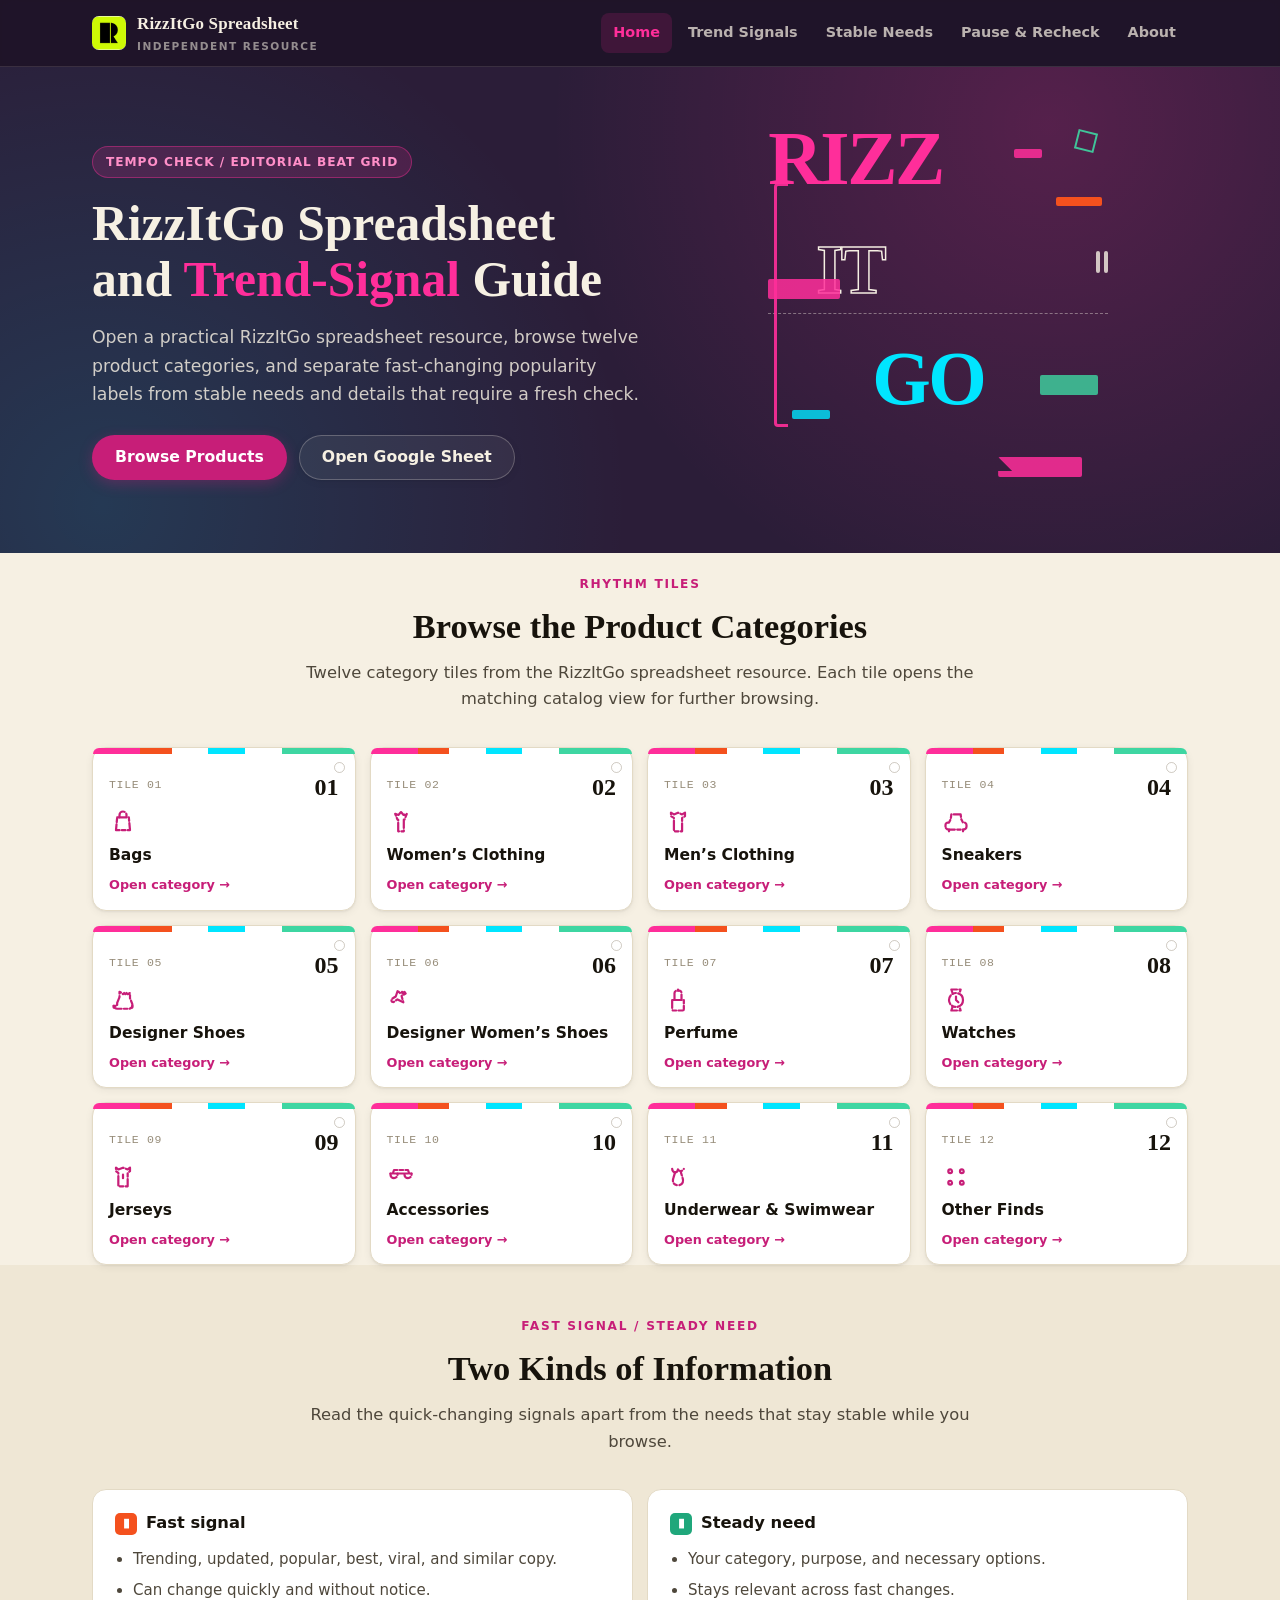
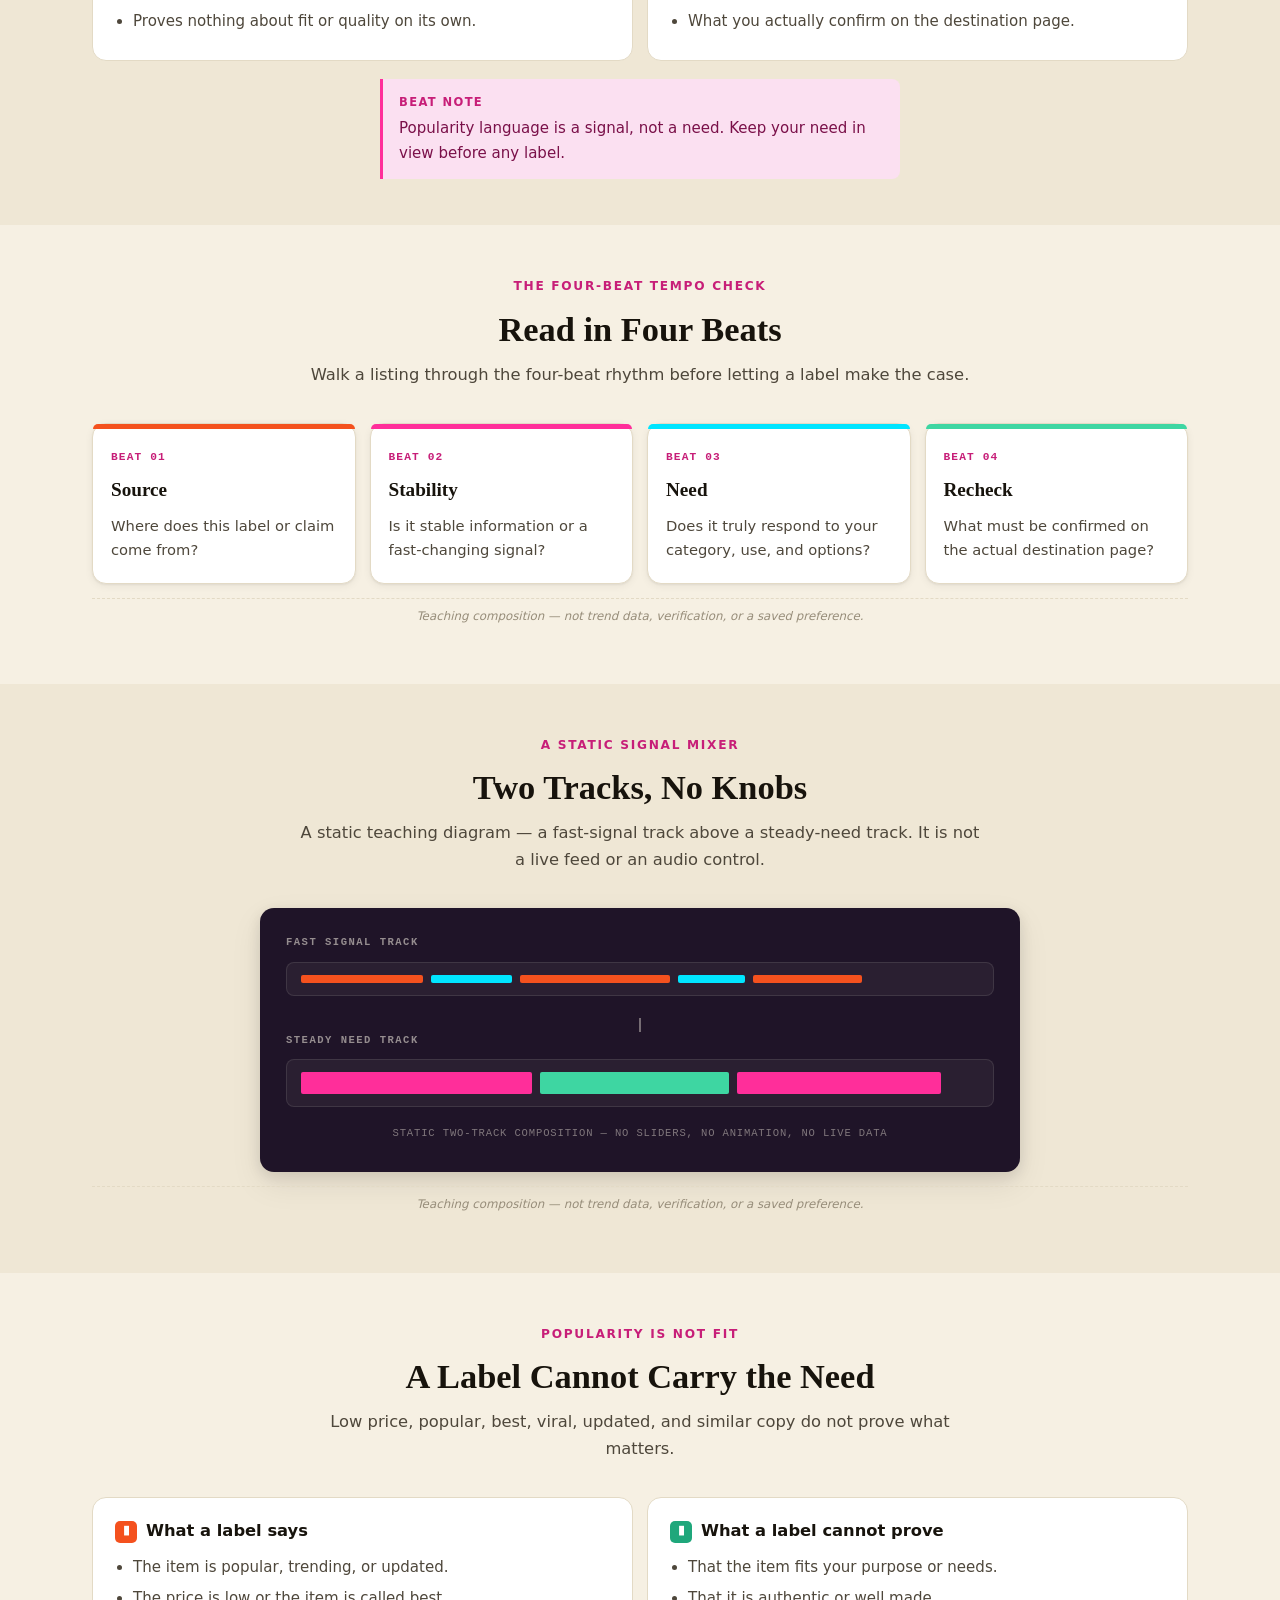
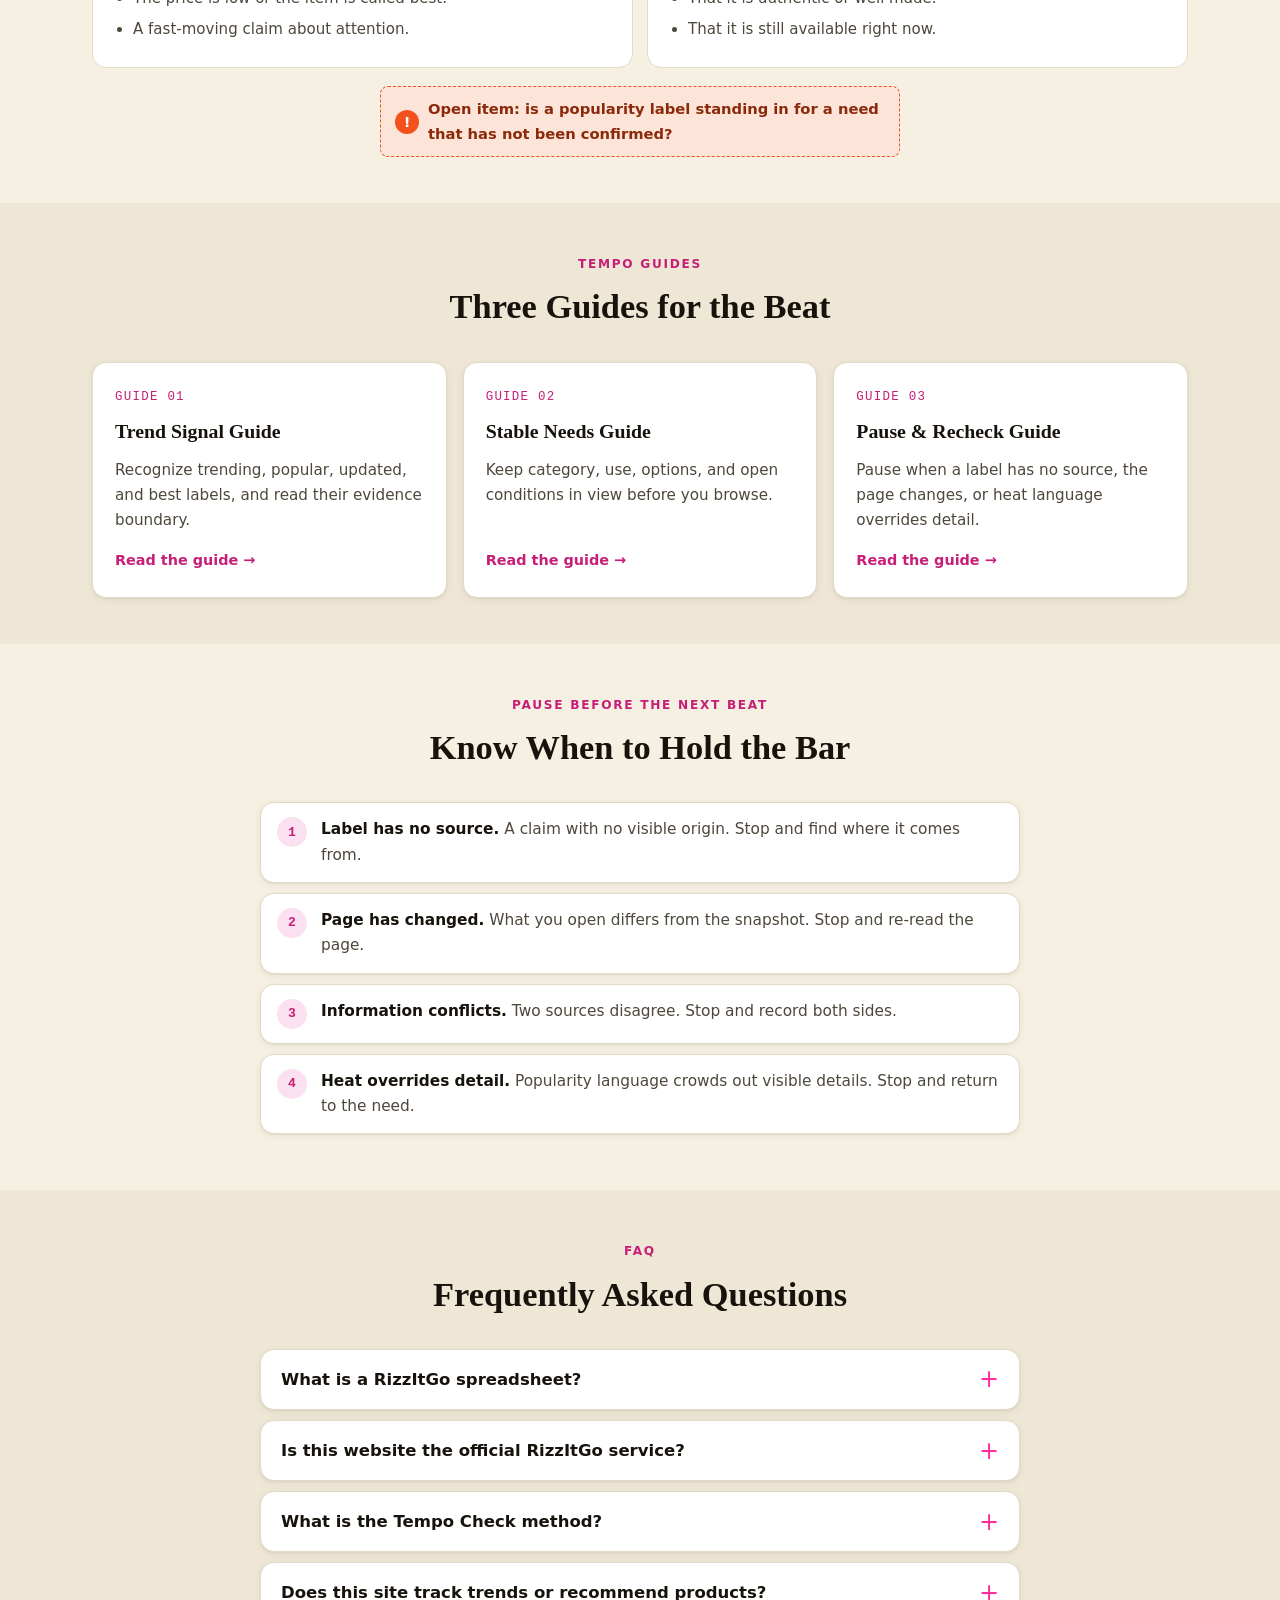
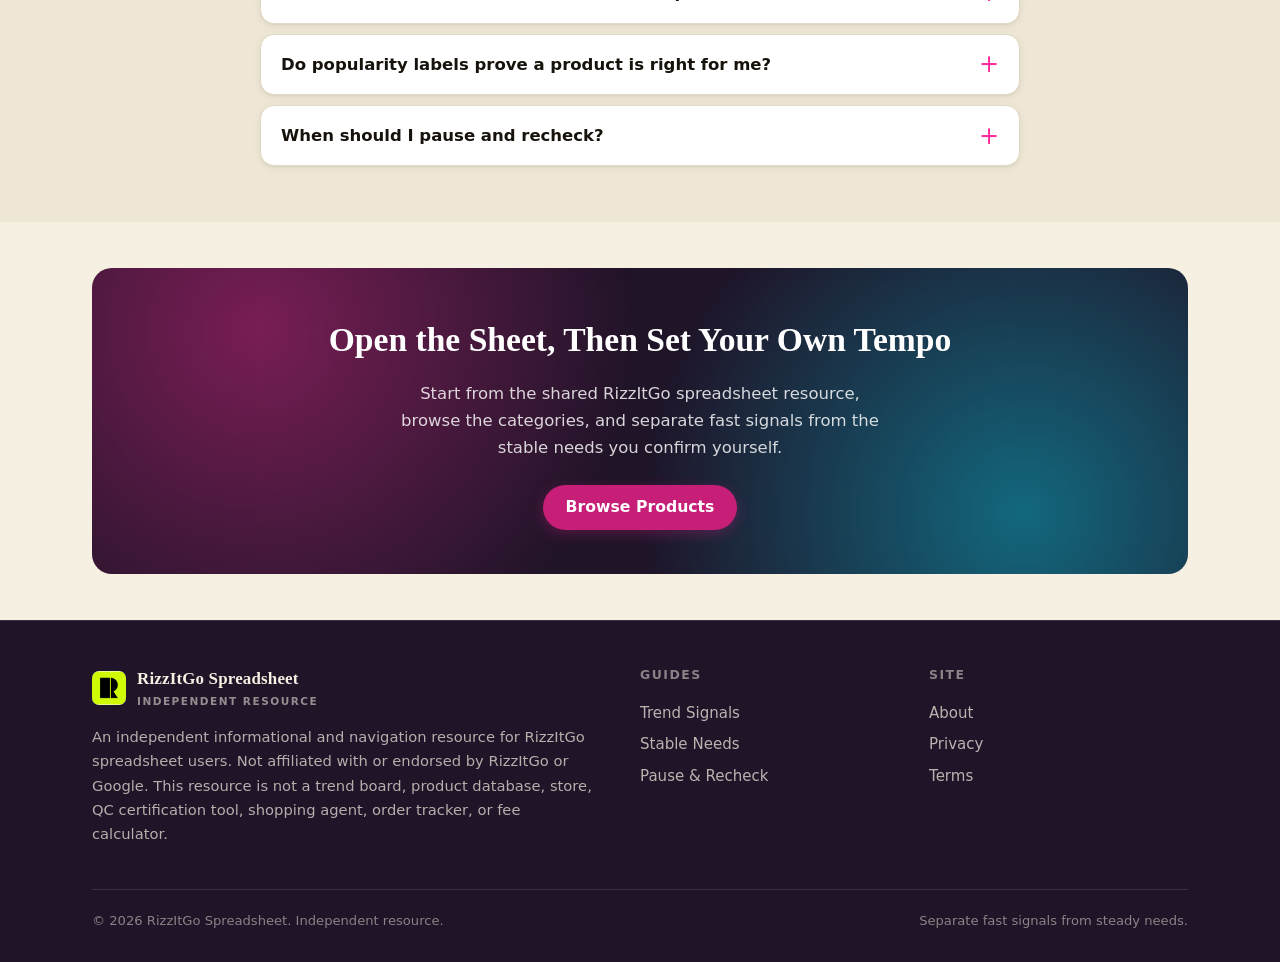
<file: index.html>
<!DOCTYPE html>
<html lang="en">
<head>
  <meta charset="UTF-8">
  <meta name="viewport" content="width=device-width, initial-scale=1.0">
  <script charset="UTF-8" id="LA_COLLECT" src="//sdk.51.la/js-sdk-pro.min.js"></script>
  <script>LA.init({id:"3R7KyZ6nqq0NWQsc",ck:"3R7KyZ6nqq0NWQsc"})</script>
  <meta name="google-site-verification" content="XJH5bWyu3Ub_fdbfXnCgktieLxeAN7sLbtjSL6n2SaM" />
  <title>RizzItGo Spreadsheet &amp; Trend-Signal Guide | Independent</title>
  <meta name="description" content="Open a practical RizzItGo spreadsheet resource, browse categories, and separate popularity labels from stable needs and details that need a fresh check.">
  <link rel="canonical" href="https://repglide.github.io/rizzitgo-spreadsheet/">
  <link rel="icon" type="image/png" href="./assets/images/favicon.png">
  <link rel="stylesheet" href="./assets/css/styles.css">

  <!-- Open Graph / Twitter -->
  <meta property="og:type" content="website">
  <meta property="og:url" content="https://repglide.github.io/rizzitgo-spreadsheet/">
  <meta property="og:title" content="RizzItGo Spreadsheet &amp; Trend-Signal Guide | Independent">
  <meta property="og:description" content="Open a practical RizzItGo spreadsheet resource, browse categories, and separate popularity labels from stable needs and details that need a fresh check.">
  <meta name="twitter:card" content="summary">
  <meta name="twitter:title" content="RizzItGo Spreadsheet &amp; Trend-Signal Guide | Independent">
  <meta name="twitter:description" content="Open a practical RizzItGo spreadsheet resource, browse categories, and separate popularity labels from stable needs and details that need a fresh check.">

  <!-- JSON-LD Structured Data -->
  <script type="application/ld+json">
  {
    "@context": "https://schema.org",
    "@graph": [
      {
        "@type": "WebSite",
        "@id": "https://repglide.github.io/rizzitgo-spreadsheet/#website",
        "url": "https://repglide.github.io/rizzitgo-spreadsheet/",
        "name": "RizzItGo Spreadsheet & Trend-Signal Guide",
        "description": "Independent directory and informational guide for RizzItGo spreadsheet users, built around a Tempo Check method that separates fast-changing popularity labels from stable needs."
      },
      {
        "@type": "WebPage",
        "@id": "https://repglide.github.io/rizzitgo-spreadsheet/#webpage",
        "url": "https://repglide.github.io/rizzitgo-spreadsheet/",
        "name": "RizzItGo Spreadsheet and Trend-Signal Guide",
        "isPartOf": { "@id": "https://repglide.github.io/rizzitgo-spreadsheet/#website" },
        "description": "Open a practical RizzItGo spreadsheet resource, browse categories, and separate popularity labels from stable needs and details that need a fresh check."
      },
      {
        "@type": "FAQPage",
        "mainEntity": [
          {
            "@type": "Question",
            "name": "What is a RizzItGo spreadsheet?",
            "acceptedAnswer": {
              "@type": "Answer",
              "text": "A RizzItGo spreadsheet is a shared document that compiles listing references, category groupings, and product links formatted for use with agent shopping services. It is a reference to research, not an official, live, or complete product catalog."
            }
          },
          {
            "@type": "Question",
            "name": "Is this website the official RizzItGo service?",
            "acceptedAnswer": {
              "@type": "Answer",
              "text": "No. This website is an independent informational and navigation resource. It is not affiliated with, endorsed by, or operated by RizzItGo or Google."
            }
          },
          {
            "@type": "Question",
            "name": "What is the Tempo Check method?",
            "acceptedAnswer": {
              "@type": "Answer",
              "text": "The Tempo Check is a four-beat reading: Source (where a label or claim comes from), Stability (whether it is stable information or a fast-changing signal), Need (whether it responds to your category, use, and necessary options), and Recheck (what must be confirmed on the actual destination page)."
            }
          },
          {
            "@type": "Question",
            "name": "Does this site track trends or recommend products?",
            "acceptedAnswer": {
              "@type": "Answer",
              "text": "No. This resource is not a trend board, a product database, a store, a QC certification tool, a shopping agent, an order tracker, or a fee calculator. It does not track trends or make automatic recommendations."
            }
          },
          {
            "@type": "Question",
            "name": "Do popularity labels prove a product is right for me?",
            "acceptedAnswer": {
              "@type": "Answer",
              "text": "No. Low price, popular, best, viral, updated, and similar ranking copy do not by themselves prove fit, authenticity, quality, or current availability. They are fast-changing signals, not stable needs."
            }
          },
          {
            "@type": "Question",
            "name": "When should I pause and recheck?",
            "acceptedAnswer": {
              "@type": "Answer",
              "text": "Pause when a label has no source, when the page has changed, when information conflicts, or when popularity language overrides the visible details. Then recheck what matters on the actual destination page."
            }
          }
        ]
      }
    ]
  }
  </script>
</head>
<body>
  <a href="#main-content" class="skip-link">Skip to main content</a>

  <!-- Header -->
  <header class="site-header">
    <div class="container header-inner">
      <a href="./index.html" class="brand" aria-label="RizzItGo Spreadsheet Home">
        <img src="./assets/images/logo.png" alt="RizzItGo logo" width="34" height="34">
        <span class="brand-name">RizzItGo Spreadsheet<small>Independent Resource</small></span>
      </a>
      <button class="mobile-nav-toggle" aria-expanded="false" aria-label="Toggle navigation menu">
        <svg viewBox="0 0 24 24" fill="none" stroke="currentColor" stroke-width="2" width="22" height="22"><line x1="3" y1="6" x2="21" y2="6"></line><line x1="3" y1="12" x2="21" y2="12"></line><line x1="3" y1="18" x2="21" y2="18"></line></svg>
      </button>
      <nav class="main-nav" aria-label="Primary Navigation">
        <ul>
          <li><a href="./index.html" class="active">Home</a></li>
          <li><a href="./trend-signal-guide/">Trend Signals</a></li>
          <li><a href="./stable-needs-guide/">Stable Needs</a></li>
          <li><a href="./pause-and-recheck-guide/">Pause &amp; Recheck</a></li>
          <li><a href="./about/">About</a></li>
        </ul>
      </nav>
    </div>
  </header>

  <main id="main-content">
    <!-- Hero -->
    <section class="hero-section">
      <div class="container hero-grid">
        <div>
          <span class="hero-badge">Tempo Check / Editorial Beat Grid</span>
          <h1 class="hero-title">RizzItGo Spreadsheet and <em>Trend-Signal</em> Guide</h1>
          <p class="hero-description">Open a practical RizzItGo spreadsheet resource, browse twelve product categories, and separate fast-changing popularity labels from stable needs and details that require a fresh check.</p>
          <div class="hero-actions">
            <a href="https://repglide.com/?agent=rizzitgo" class="btn btn-primary" target="_blank" rel="nofollow noopener">Browse Products</a>
            <a href="https://docs.google.com/spreadsheets/d/1WpF6_fnpNBFsiuY5QcoI8Tn9X7Y--JOX/edit?usp=sharing&amp;ouid=102900013243329745539&amp;rtpof=true&amp;sd=true" class="btn btn-secondary" target="_blank" rel="noopener">Open Google Sheet</a>
          </div>
        </div>
        <div class="hero-visual" aria-hidden="true">
          <div class="beat-grid">
            <span class="bg-word w1">RIZZ</span>
            <span class="bg-word w2">IT</span>
            <span class="bg-word w3">GO</span>
            <span class="beat beat-short b-tangerine bb-1"></span>
            <span class="beat beat-long b-magenta bb-2"></span>
            <span class="beat beat-short b-cyan bb-3"></span>
            <span class="beat beat-long b-mint bb-4"></span>
            <span class="beat beat-short b-magenta bb-5"></span>
            <span class="signal-notch"></span>
            <span class="sync-line"></span>
            <span class="tempo-bracket"></span>
            <span class="off-grid"></span>
            <span class="pause-bar"><i></i><i></i></span>
          </div>
        </div>
      </div>
    </section>

    <!-- Product Categories (immediately after Hero) -->
    <section class="categories-section" id="categories" aria-labelledby="cat-heading">
      <div class="container">
        <div class="section-header">
          <span class="eyebrow">Rhythm Tiles</span>
          <h2 class="section-title" id="cat-heading">Browse the Product Categories</h2>
          <p class="section-lead">Twelve category tiles from the RizzItGo spreadsheet resource. Each tile opens the matching catalog view for further browsing.</p>
        </div>

        <div class="cat-grid">
          <a class="cat-card" href="https://repglide.com/category/bags?agent=rizzitgo" target="_blank" rel="nofollow noopener">
            <span class="cat-top"><span class="cat-code">TILE 01</span><span class="cat-spec">01</span></span>
            <span class="cat-icon" aria-hidden="true"><svg viewBox="0 0 24 24" fill="none" stroke="currentColor" stroke-width="1.9" stroke-linecap="round" stroke-linejoin="round" stroke-dasharray="8 2 3 2"><path d="M7 8h10l1 11H6L7 8Z"/><path d="M9 8V6a3 3 0 0 1 6 0v2"/></svg></span>
            <span class="cat-name">Bags</span>
            <span class="cat-arrow">Open category →</span>
          </a>
          <a class="cat-card" href="https://repglide.com/category/womens-clothing?agent=rizzitgo" target="_blank" rel="nofollow noopener">
            <span class="cat-top"><span class="cat-code">TILE 02</span><span class="cat-spec">02</span></span>
            <span class="cat-icon" aria-hidden="true"><svg viewBox="0 0 24 24" fill="none" stroke="currentColor" stroke-width="1.9" stroke-linecap="round" stroke-linejoin="round" stroke-dasharray="8 2 3 2"><path d="M12 3.5 9.8 6 7 5l2 5h.6V20h4.8V10H15l2-5-2.8 1L12 3.5Z"/></svg></span>
            <span class="cat-name">Women&rsquo;s Clothing</span>
            <span class="cat-arrow">Open category →</span>
          </a>
          <a class="cat-card" href="https://repglide.com/category/mens-clothing?agent=rizzitgo" target="_blank" rel="nofollow noopener">
            <span class="cat-top"><span class="cat-code">TILE 03</span><span class="cat-spec">03</span></span>
            <span class="cat-icon" aria-hidden="true"><svg viewBox="0 0 24 24" fill="none" stroke="currentColor" stroke-width="1.9" stroke-linecap="round" stroke-linejoin="round" stroke-dasharray="8 2 3 2"><path d="M12 4 8.5 5.5 6 4v3l2.5 1.5V20h7V8.5L18 7V4l-2.5 1.5L12 4Z"/></svg></span>
            <span class="cat-name">Men&rsquo;s Clothing</span>
            <span class="cat-arrow">Open category →</span>
          </a>
          <a class="cat-card" href="https://repglide.com/category/sneakers?agent=rizzitgo" target="_blank" rel="nofollow noopener">
            <span class="cat-top"><span class="cat-code">TILE 04</span><span class="cat-spec">04</span></span>
            <span class="cat-icon" aria-hidden="true"><svg viewBox="0 0 24 24" fill="none" stroke="currentColor" stroke-width="1.9" stroke-linecap="round" stroke-linejoin="round" stroke-dasharray="8 2 3 2"><path d="M3 16v-1.5c0-1 1-2 2-2h1l1.5-3L8 5.5h8l.5 4L18 12.5h1c1 0 2 1 2 2V16c0 1.5-1.5 2.5-3 2.5H6c-1.5 0-3-1-3-2.5Z"/><path d="M6 18.5V20M18 18.5V20"/></svg></span>
            <span class="cat-name">Sneakers</span>
            <span class="cat-arrow">Open category →</span>
          </a>
          <a class="cat-card" href="https://repglide.com/category/designer-shoes?agent=rizzitgo" target="_blank" rel="nofollow noopener">
            <span class="cat-top"><span class="cat-code">TILE 05</span><span class="cat-spec">05</span></span>
            <span class="cat-icon" aria-hidden="true"><svg viewBox="0 0 24 24" fill="none" stroke="currentColor" stroke-width="1.9" stroke-linecap="round" stroke-linejoin="round" stroke-dasharray="8 2 3 2"><path d="M4 17c0 1.5 1.5 2.5 3 2.5h10c1.5 0 3-1 3-2.5v-1.5l-2-5V6l-2 1-1-1-1 1-1-1-1 1-1-1-2-1v4.5l-2 5V17Z"/><path d="M4 17v1.5M20 17v1.5"/></svg></span>
            <span class="cat-name">Designer Shoes</span>
            <span class="cat-arrow">Open category →</span>
          </a>
          <a class="cat-card" href="https://repglide.com/category/designer-womens-shoes?agent=rizzitgo" target="_blank" rel="nofollow noopener">
            <span class="cat-top"><span class="cat-code">TILE 06</span><span class="cat-spec">06</span></span>
            <span class="cat-icon" aria-hidden="true"><svg viewBox="0 0 24 24" fill="none" stroke="currentColor" stroke-width="1.9" stroke-linecap="round" stroke-linejoin="round" stroke-dasharray="8 2 3 2"><path d="M9 4.5 7.5 9 5 10.5c-1 .5-1.5 1.5-1 2.5s2 1 2.5 0L9 11.5 14 14l-1.5-5.5L16 6.5 15 5l-1.5 1.5L13 5l-1.5 1.5L10 5 9 4.5Z"/></svg></span>
            <span class="cat-name">Designer Women&rsquo;s Shoes</span>
            <span class="cat-arrow">Open category →</span>
          </a>
          <a class="cat-card" href="https://repglide.com/category/perfume?agent=rizzitgo" target="_blank" rel="nofollow noopener">
            <span class="cat-top"><span class="cat-code">TILE 07</span><span class="cat-spec">07</span></span>
            <span class="cat-icon" aria-hidden="true"><svg viewBox="0 0 24 24" fill="none" stroke="currentColor" stroke-width="1.9" stroke-linecap="round" stroke-linejoin="round" stroke-dasharray="8 2 3 2"><path d="M9 12V6a2 2 0 0 1 2-2h2a2 2 0 0 1 2 2v6"/><path d="M7 12h10v8a1 1 0 0 1-1 1H8a1 1 0 0 1-1-1v-8Z"/><path d="M12 4V3"/></svg></span>
            <span class="cat-name">Perfume</span>
            <span class="cat-arrow">Open category →</span>
          </a>
          <a class="cat-card" href="https://repglide.com/category/watches?agent=rizzitgo" target="_blank" rel="nofollow noopener">
            <span class="cat-top"><span class="cat-code">TILE 08</span><span class="cat-spec">08</span></span>
            <span class="cat-icon" aria-hidden="true"><svg viewBox="0 0 24 24" fill="none" stroke="currentColor" stroke-width="1.9" stroke-linecap="round" stroke-linejoin="round" stroke-dasharray="8 2 3 2"><circle cx="12" cy="12" r="6"/><path d="M12 9v3l2 2"/><path d="M9 6 8 3h8l-1 3"/><path d="M9 18l-1 3h8l-1-3"/></svg></span>
            <span class="cat-name">Watches</span>
            <span class="cat-arrow">Open category →</span>
          </a>
          <a class="cat-card" href="https://repglide.com/category/jerseys?agent=rizzitgo" target="_blank" rel="nofollow noopener">
            <span class="cat-top"><span class="cat-code">TILE 09</span><span class="cat-spec">09</span></span>
            <span class="cat-icon" aria-hidden="true"><svg viewBox="0 0 24 24" fill="none" stroke="currentColor" stroke-width="1.9" stroke-linecap="round" stroke-linejoin="round" stroke-dasharray="8 2 3 2"><path d="M12 4 8 5.5 6 4v3l2 1.5V20h8V8.5L18 7V4l-2 1.5L12 4Z"/><path d="M12 10v3"/></svg></span>
            <span class="cat-name">Jerseys</span>
            <span class="cat-arrow">Open category →</span>
          </a>
          <a class="cat-card" href="https://repglide.com/category/accessories?agent=rizzitgo" target="_blank" rel="nofollow noopener">
            <span class="cat-top"><span class="cat-code">TILE 10</span><span class="cat-spec">10</span></span>
            <span class="cat-icon" aria-hidden="true"><svg viewBox="0 0 24 24" fill="none" stroke="currentColor" stroke-width="1.9" stroke-linecap="round" stroke-linejoin="round" stroke-dasharray="8 2 3 2"><path d="M3 9h2l1-3h12l1 3h2"/><path d="M3 9v1a3 3 0 0 0 6 0V9"/><path d="M15 9v1a3 3 0 0 0 6 0V9"/><path d="M6 9h12"/></svg></span>
            <span class="cat-name">Accessories</span>
            <span class="cat-arrow">Open category →</span>
          </a>
          <a class="cat-card" href="https://repglide.com/category/underwear-swimwear?agent=rizzitgo" target="_blank" rel="nofollow noopener">
            <span class="cat-top"><span class="cat-code">TILE 11</span><span class="cat-spec">11</span></span>
            <span class="cat-icon" aria-hidden="true"><svg viewBox="0 0 24 24" fill="none" stroke="currentColor" stroke-width="1.9" stroke-linecap="round" stroke-linejoin="round" stroke-dasharray="8 2 3 2"><path d="M7 5c0 2 1.5 3 2.5 3S12 7 12 5c0 1 1.5 2 2.5 2S17 5 17 5"/><path d="M9.5 8 8 13c-1 3 0 6 4 6s5-3 4-6l-1.5-5"/></svg></span>
            <span class="cat-name">Underwear &amp; Swimwear</span>
            <span class="cat-arrow">Open category →</span>
          </a>
          <a class="cat-card" href="https://repglide.com/category/other?agent=rizzitgo" target="_blank" rel="nofollow noopener">
            <span class="cat-top"><span class="cat-code">TILE 12</span><span class="cat-spec">12</span></span>
            <span class="cat-icon" aria-hidden="true"><svg viewBox="0 0 24 24" fill="none" stroke="currentColor" stroke-width="1.9" stroke-linecap="round" stroke-linejoin="round" stroke-dasharray="8 2 3 2"><circle cx="7" cy="7" r="1.6"/><circle cx="17" cy="7" r="1.6"/><circle cx="7" cy="17" r="1.6"/><circle cx="17" cy="17" r="1.6"/></svg></span>
            <span class="cat-name">Other Finds</span>
            <span class="cat-arrow">Open category →</span>
          </a>
        </div>
      </div>
    </section>

    <!-- Fast Signal / Steady Need -->
    <section class="section section-alt" id="signal-need" aria-labelledby="sn-heading">
      <div class="container">
        <div class="section-header">
          <span class="eyebrow">Fast Signal / Steady Need</span>
          <h2 class="section-title" id="sn-heading">Two Kinds of Information</h2>
          <p class="section-lead">Read the quick-changing signals apart from the needs that stay stable while you browse.</p>
        </div>
        <div class="duo-grid">
          <div class="duo-col is-a">
            <h3><span class="mark">▮</span>Fast signal</h3>
            <ul>
              <li>Trending, updated, popular, best, viral, and similar copy.</li>
              <li>Can change quickly and without notice.</li>
              <li>Proves nothing about fit or quality on its own.</li>
            </ul>
          </div>
          <div class="duo-col is-b">
            <h3><span class="mark">▮</span>Steady need</h3>
            <ul>
              <li>Your category, purpose, and necessary options.</li>
              <li>Stays relevant across fast changes.</li>
              <li>What you actually confirm on the destination page.</li>
            </ul>
          </div>
        </div>
        <div class="frame-note" style="max-width:520px;margin:18px auto 0;"><strong>Beat note</strong>Popularity language is a signal, not a need. Keep your need in view before any label.</div>
      </div>
    </section>

    <!-- The Four-Beat Tempo Check -->
    <section class="section" id="tempo-check" aria-labelledby="tc-heading">
      <div class="container">
        <div class="section-header">
          <span class="eyebrow">The Four-Beat Tempo Check</span>
          <h2 class="section-title" id="tc-heading">Read in Four Beats</h2>
          <p class="section-lead">Walk a listing through the four-beat rhythm before letting a label make the case.</p>
        </div>

        <div class="tempo-grid">
          <div class="tempo-step" data-t="1">
            <span class="t-num">Beat 01</span>
            <h3>Source</h3>
            <p>Where does this label or claim come from?</p>
          </div>
          <div class="tempo-step" data-t="2">
            <span class="t-num">Beat 02</span>
            <h3>Stability</h3>
            <p>Is it stable information or a fast-changing signal?</p>
          </div>
          <div class="tempo-step" data-t="3">
            <span class="t-num">Beat 03</span>
            <h3>Need</h3>
            <p>Does it truly respond to your category, use, and options?</p>
          </div>
          <div class="tempo-step" data-t="4">
            <span class="t-num">Beat 04</span>
            <h3>Recheck</h3>
            <p>What must be confirmed on the actual destination page?</p>
          </div>
        </div>
        <p class="example-flag" style="display:block;text-align:center;">Teaching composition — not trend data, verification, or a saved preference.</p>
      </div>
    </section>

    <!-- A Static Signal Mixer -->
    <section class="section section-alt" id="signal-mixer" aria-labelledby="sm-heading">
      <div class="container">
        <div class="section-header">
          <span class="eyebrow">A Static Signal Mixer</span>
          <h2 class="section-title" id="sm-heading">Two Tracks, No Knobs</h2>
          <p class="section-lead">A static teaching diagram — a fast-signal track above a steady-need track. It is not a live feed or an audio control.</p>
        </div>

        <div class="mixer" aria-hidden="true">
          <div class="mixer-track">
            <span class="mixer-label">Fast signal track</span>
            <div class="mixer-lane">
              <span class="mixer-beat short tangerine" style="width:18%"></span>
              <span class="mixer-beat short cyan" style="width:12%"></span>
              <span class="mixer-beat short tangerine" style="width:22%"></span>
              <span class="mixer-beat short cyan" style="width:10%"></span>
              <span class="mixer-beat short tangerine" style="width:16%"></span>
            </div>
          </div>
          <div class="mixer-sync"></div>
          <div class="mixer-track">
            <span class="mixer-label">Steady need track</span>
            <div class="mixer-lane">
              <span class="mixer-beat long magenta" style="width:34%"></span>
              <span class="mixer-beat long mint" style="width:28%"></span>
              <span class="mixer-beat long magenta" style="width:30%"></span>
            </div>
          </div>
          <span class="mixer-caption">Static two-track composition — no sliders, no animation, no live data</span>
        </div>
        <p class="example-flag" style="display:block;text-align:center;">Teaching composition — not trend data, verification, or a saved preference.</p>
      </div>
    </section>

    <!-- Popularity Is Not Fit -->
    <section class="section" id="popularity-fit" aria-labelledby="pf-heading">
      <div class="container">
        <div class="section-header">
          <span class="eyebrow">Popularity Is Not Fit</span>
          <h2 class="section-title" id="pf-heading">A Label Cannot Carry the Need</h2>
          <p class="section-lead">Low price, popular, best, viral, updated, and similar copy do not prove what matters.</p>
        </div>
        <div class="duo-grid">
          <div class="duo-col is-a">
            <h3><span class="mark">▮</span>What a label says</h3>
            <ul>
              <li>The item is popular, trending, or updated.</li>
              <li>The price is low or the item is called best.</li>
              <li>A fast-moving claim about attention.</li>
            </ul>
          </div>
          <div class="duo-col is-b">
            <h3><span class="mark">▮</span>What a label cannot prove</h3>
            <ul>
              <li>That the item fits your purpose or needs.</li>
              <li>That it is authentic or well made.</li>
              <li>That it is still available right now.</li>
            </ul>
          </div>
        </div>
        <div class="tangerine-note" style="max-width:520px;margin:18px auto 0;display:flex;"><span class="qmark">!</span>Open item: is a popularity label standing in for a need that has not been confirmed?</div>
      </div>
    </section>

    <!-- Guide entries -->
    <section class="section section-alt" id="guides" aria-labelledby="guides-heading">
      <div class="container">
        <div class="section-header">
          <span class="eyebrow">Tempo Guides</span>
          <h2 class="section-title" id="guides-heading">Three Guides for the Beat</h2>
        </div>
        <div class="guide-grid">
          <a class="guide-card" href="./trend-signal-guide/">
            <span class="guide-num">GUIDE 01</span>
            <h3>Trend Signal Guide</h3>
            <p>Recognize trending, popular, updated, and best labels, and read their evidence boundary.</p>
            <span class="guide-cta">Read the guide →</span>
          </a>
          <a class="guide-card" href="./stable-needs-guide/">
            <span class="guide-num">GUIDE 02</span>
            <h3>Stable Needs Guide</h3>
            <p>Keep category, use, options, and open conditions in view before you browse.</p>
            <span class="guide-cta">Read the guide →</span>
          </a>
          <a class="guide-card" href="./pause-and-recheck-guide/">
            <span class="guide-num">GUIDE 03</span>
            <h3>Pause &amp; Recheck Guide</h3>
            <p>Pause when a label has no source, the page changes, or heat language overrides detail.</p>
            <span class="guide-cta">Read the guide →</span>
          </a>
        </div>
      </div>
    </section>

    <!-- Pause Before the Next Beat -->
    <section class="section" id="pause" aria-labelledby="pause-heading">
      <div class="container">
        <div class="section-header">
          <span class="eyebrow">Pause Before the Next Beat</span>
          <h2 class="section-title" id="pause-heading">Know When to Hold the Bar</h2>
        </div>
        <ul class="stop-list">
          <li><span class="s-num">1</span><p><strong>Label has no source.</strong> A claim with no visible origin. Stop and find where it comes from.</p></li>
          <li><span class="s-num">2</span><p><strong>Page has changed.</strong> What you open differs from the snapshot. Stop and re-read the page.</p></li>
          <li><span class="s-num">3</span><p><strong>Information conflicts.</strong> Two sources disagree. Stop and record both sides.</p></li>
          <li><span class="s-num">4</span><p><strong>Heat overrides detail.</strong> Popularity language crowds out visible details. Stop and return to the need.</p></li>
        </ul>
      </div>
    </section>

    <!-- FAQ -->
    <section class="section section-alt" id="faq" aria-labelledby="faq-heading">
      <div class="container">
        <div class="section-header">
          <span class="eyebrow">FAQ</span>
          <h2 class="section-title" id="faq-heading">Frequently Asked Questions</h2>
        </div>
        <div class="faq-list">
          <details class="faq-item">
            <summary>What is a RizzItGo spreadsheet?</summary>
            <div class="faq-body"><p>A RizzItGo spreadsheet is a shared document that compiles listing references, category groupings, and product links formatted for use with agent shopping services. It is a reference to research, not an official, live, or complete product catalog.</p></div>
          </details>
          <details class="faq-item">
            <summary>Is this website the official RizzItGo service?</summary>
            <div class="faq-body"><p>No. This website is an independent informational and navigation resource. It is not affiliated with, endorsed by, or operated by RizzItGo or Google.</p></div>
          </details>
          <details class="faq-item">
            <summary>What is the Tempo Check method?</summary>
            <div class="faq-body"><p>The Tempo Check is a four-beat reading: Source (where a label or claim comes from), Stability (whether it is stable information or a fast-changing signal), Need (whether it responds to your category, use, and necessary options), and Recheck (what must be confirmed on the actual destination page).</p></div>
          </details>
          <details class="faq-item">
            <summary>Does this site track trends or recommend products?</summary>
            <div class="faq-body"><p>No. This resource is not a trend board, a product database, a store, a QC certification tool, a shopping agent, an order tracker, or a fee calculator. It does not track trends or make automatic recommendations.</p></div>
          </details>
          <details class="faq-item">
            <summary>Do popularity labels prove a product is right for me?</summary>
            <div class="faq-body"><p>No. Low price, popular, best, viral, updated, and similar ranking copy do not by themselves prove fit, authenticity, quality, or current availability. They are fast-changing signals, not stable needs.</p></div>
          </details>
          <details class="faq-item">
            <summary>When should I pause and recheck?</summary>
            <div class="faq-body"><p>Pause when a label has no source, when the page has changed, when information conflicts, or when popularity language overrides the visible details. Then recheck what matters on the actual destination page.</p></div>
          </details>
        </div>
      </div>
    </section>

    <!-- Final CTA -->
    <section class="section" aria-labelledby="cta-heading">
      <div class="container">
        <div class="final-cta">
          <h2 id="cta-heading">Open the Sheet, Then Set Your Own Tempo</h2>
          <p>Start from the shared RizzItGo spreadsheet resource, browse the categories, and separate fast signals from the stable needs you confirm yourself.</p>
          <a href="https://repglide.com/?agent=rizzitgo" class="btn btn-primary" target="_blank" rel="nofollow noopener">Browse Products</a>
        </div>
      </div>
    </section>
  </main>

  <!-- Footer -->
  <footer class="site-footer">
    <div class="container">
      <div class="footer-grid">
        <div class="footer-brand">
          <a href="./index.html" class="brand" aria-label="RizzItGo Spreadsheet Home">
            <img src="./assets/images/logo.png" alt="RizzItGo logo" width="30" height="30">
            <span class="brand-name">RizzItGo Spreadsheet<small>Independent Resource</small></span>
          </a>
          <p>An independent informational and navigation resource for RizzItGo spreadsheet users. Not affiliated with or endorsed by RizzItGo or Google. This resource is not a trend board, product database, store, QC certification tool, shopping agent, order tracker, or fee calculator.</p>
        </div>
        <div class="footer-col">
          <h4>Guides</h4>
          <ul>
            <li><a href="./trend-signal-guide/">Trend Signals</a></li>
            <li><a href="./stable-needs-guide/">Stable Needs</a></li>
            <li><a href="./pause-and-recheck-guide/">Pause &amp; Recheck</a></li>
          </ul>
        </div>
        <div class="footer-col">
          <h4>Site</h4>
          <ul>
            <li><a href="./about/">About</a></li>
            <li><a href="./privacy/">Privacy</a></li>
            <li><a href="./terms/">Terms</a></li>
          </ul>
        </div>
      </div>
      <div class="footer-bottom">
        <span>&copy; <span id="year">2026</span> RizzItGo Spreadsheet. Independent resource.</span>
        <span>Separate fast signals from steady needs.</span>
      </div>
    </div>
  </footer>

  <script src="./assets/js/main.js"></script>
</body>
</html>
</file>
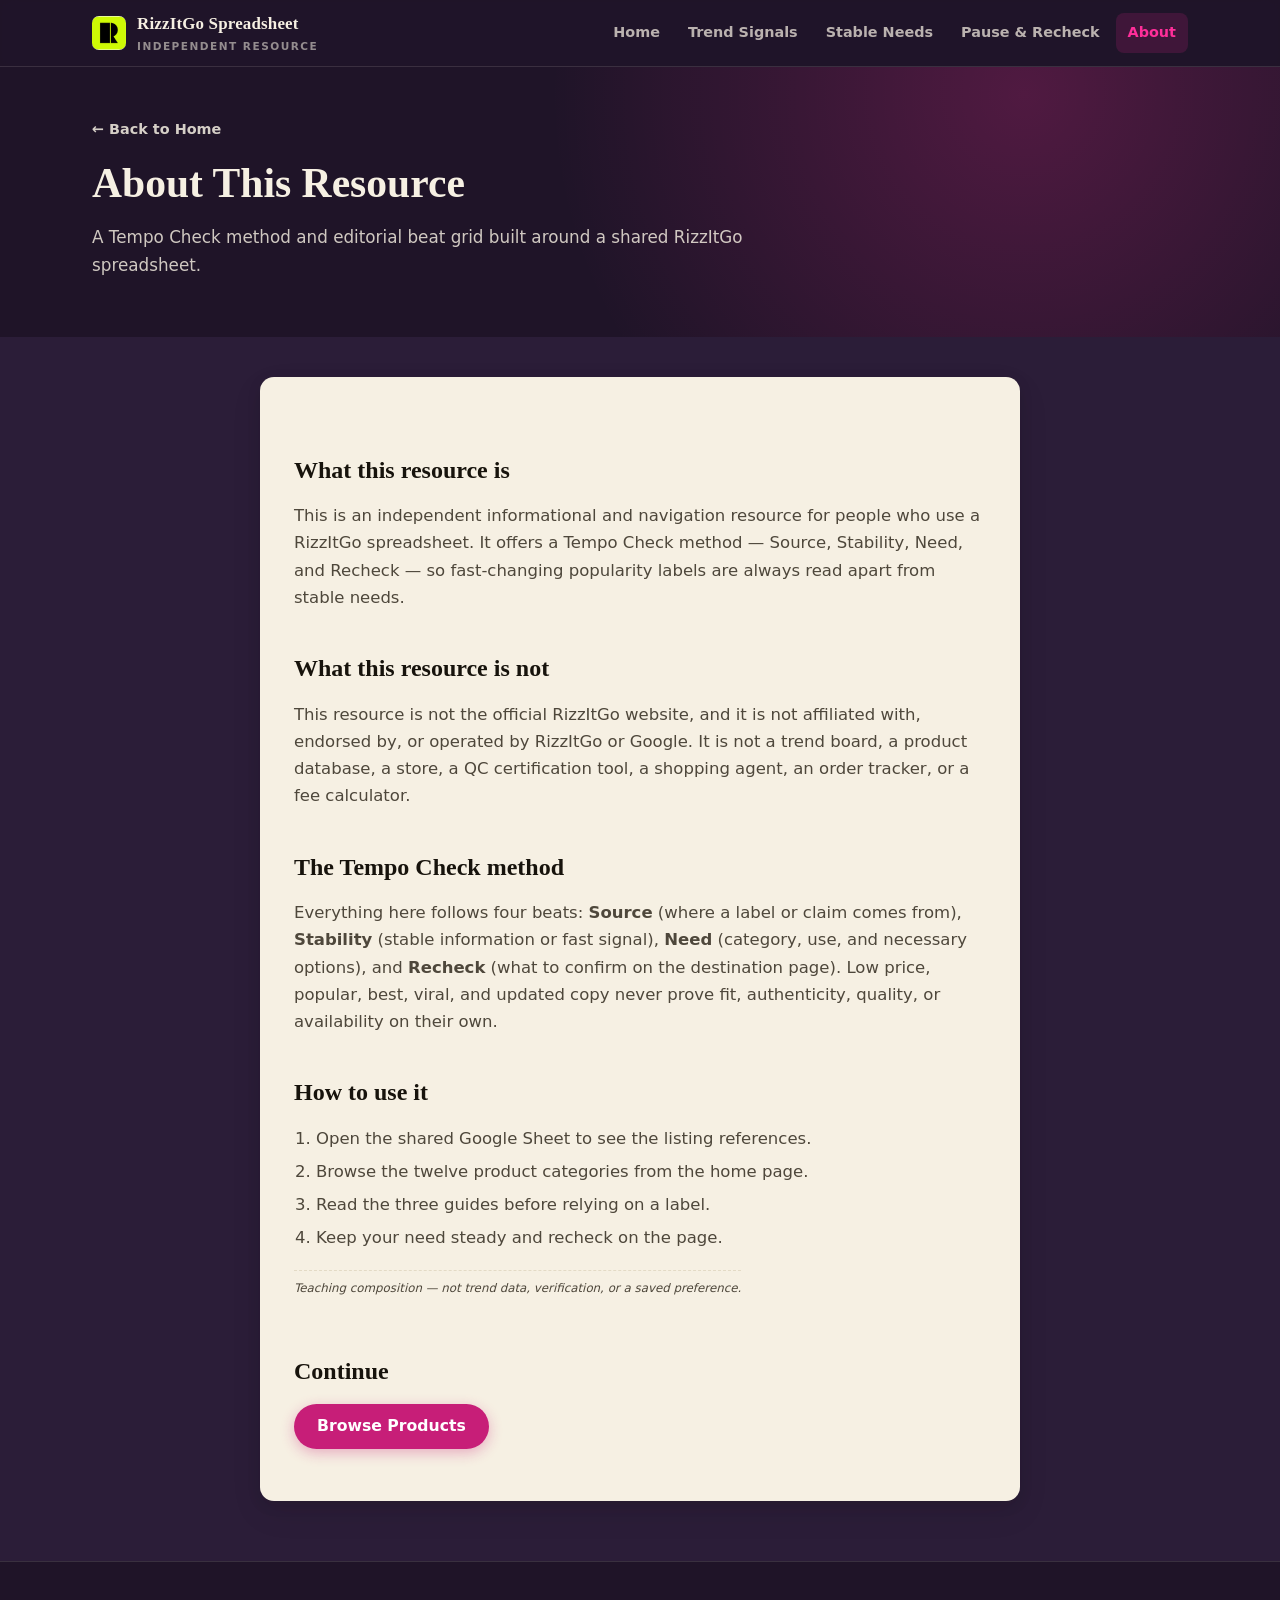
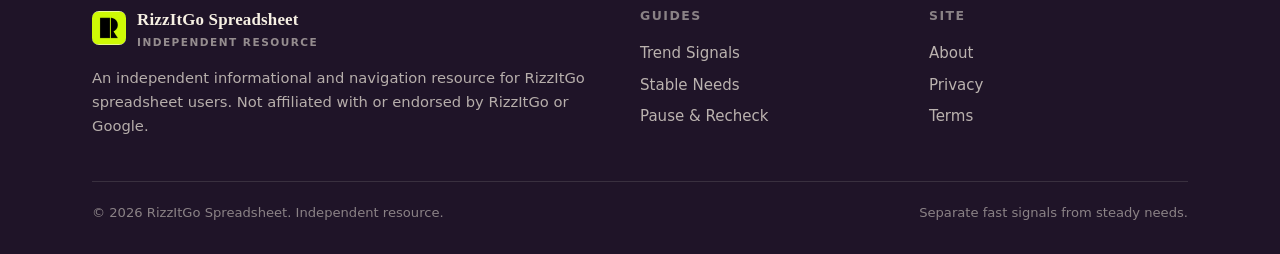
<file: about/index.html>
<!DOCTYPE html>
<html lang="en">
<head>
  <meta charset="UTF-8">
  <meta name="viewport" content="width=device-width, initial-scale=1.0">
  <title>About | RizzItGo Spreadsheet</title>
  <meta name="description" content="About this independent RizzItGo spreadsheet resource: a Tempo Check method and editorial beat grid, not an official RizzItGo service.">
  <link rel="canonical" href="https://repglide.github.io/rizzitgo-spreadsheet/about/">
  <link rel="icon" type="image/png" href="../assets/images/favicon.png">
  <link rel="stylesheet" href="../assets/css/styles.css">
  <meta name="robots" content="index, follow">
</head>
<body>
  <a href="#main-content" class="skip-link">Skip to main content</a>

  <header class="site-header">
    <div class="container header-inner">
      <a href="../index.html" class="brand" aria-label="RizzItGo Spreadsheet Home">
        <img src="../assets/images/logo.png" alt="RizzItGo logo" width="34" height="34">
        <span class="brand-name">RizzItGo Spreadsheet<small>Independent Resource</small></span>
      </a>
      <button class="mobile-nav-toggle" aria-expanded="false" aria-label="Toggle navigation menu">
        <svg viewBox="0 0 24 24" fill="none" stroke="currentColor" stroke-width="2" width="22" height="22"><line x1="3" y1="6" x2="21" y2="6"></line><line x1="3" y1="12" x2="21" y2="12"></line><line x1="3" y1="18" x2="21" y2="18"></line></svg>
      </button>
      <nav class="main-nav" aria-label="Primary Navigation">
        <ul>
          <li><a href="../index.html">Home</a></li>
          <li><a href="../trend-signal-guide/">Trend Signals</a></li>
          <li><a href="../stable-needs-guide/">Stable Needs</a></li>
          <li><a href="../pause-and-recheck-guide/">Pause &amp; Recheck</a></li>
          <li><a href="../about/" class="active">About</a></li>
        </ul>
      </nav>
    </div>
  </header>

  <main id="main-content">
    <section class="page-hero">
      <div class="container">
        <a class="back-link" href="../index.html">← Back to Home</a>
        <h1>About This Resource</h1>
        <p>A Tempo Check method and editorial beat grid built around a shared RizzItGo spreadsheet.</p>
      </div>
    </section>

    <div class="article-body">
      <h2>What this resource is</h2>
      <p>This is an independent informational and navigation resource for people who use a RizzItGo spreadsheet. It offers a Tempo Check method — Source, Stability, Need, and Recheck — so fast-changing popularity labels are always read apart from stable needs.</p>

      <h2>What this resource is not</h2>
      <p>This resource is not the official RizzItGo website, and it is not affiliated with, endorsed by, or operated by RizzItGo or Google. It is not a trend board, a product database, a store, a QC certification tool, a shopping agent, an order tracker, or a fee calculator.</p>

      <h2>The Tempo Check method</h2>
      <p>Everything here follows four beats: <strong>Source</strong> (where a label or claim comes from), <strong>Stability</strong> (stable information or fast signal), <strong>Need</strong> (category, use, and necessary options), and <strong>Recheck</strong> (what to confirm on the destination page). Low price, popular, best, viral, and updated copy never prove fit, authenticity, quality, or availability on their own.</p>

      <h2>How to use it</h2>
      <ol>
        <li>Open the shared Google Sheet to see the listing references.</li>
        <li>Browse the twelve product categories from the home page.</li>
        <li>Read the three guides before relying on a label.</li>
        <li>Keep your need steady and recheck on the page.</li>
      </ol>

      <p class="example-flag">Teaching composition — not trend data, verification, or a saved preference.</p>

      <h2>Continue</h2>
      <p><a href="https://repglide.com/?agent=rizzitgo" class="btn btn-primary" target="_blank" rel="nofollow noopener">Browse Products</a></p>
    </div>
  </main>

  <footer class="site-footer">
    <div class="container">
      <div class="footer-grid">
        <div class="footer-brand">
          <a href="../index.html" class="brand" aria-label="RizzItGo Spreadsheet Home">
            <img src="../assets/images/logo.png" alt="RizzItGo logo" width="30" height="30">
            <span class="brand-name">RizzItGo Spreadsheet<small>Independent Resource</small></span>
          </a>
          <p>An independent informational and navigation resource for RizzItGo spreadsheet users. Not affiliated with or endorsed by RizzItGo or Google.</p>
        </div>
        <div class="footer-col">
          <h4>Guides</h4>
          <ul>
            <li><a href="../trend-signal-guide/">Trend Signals</a></li>
            <li><a href="../stable-needs-guide/">Stable Needs</a></li>
            <li><a href="../pause-and-recheck-guide/">Pause &amp; Recheck</a></li>
          </ul>
        </div>
        <div class="footer-col">
          <h4>Site</h4>
          <ul>
            <li><a href="../about/">About</a></li>
            <li><a href="../privacy/">Privacy</a></li>
            <li><a href="../terms/">Terms</a></li>
          </ul>
        </div>
      </div>
      <div class="footer-bottom">
        <span>&copy; <span id="year">2026</span> RizzItGo Spreadsheet. Independent resource.</span>
        <span>Separate fast signals from steady needs.</span>
      </div>
    </div>
  </footer>

  <script src="../assets/js/main.js"></script>
</body>
</html>
</file>
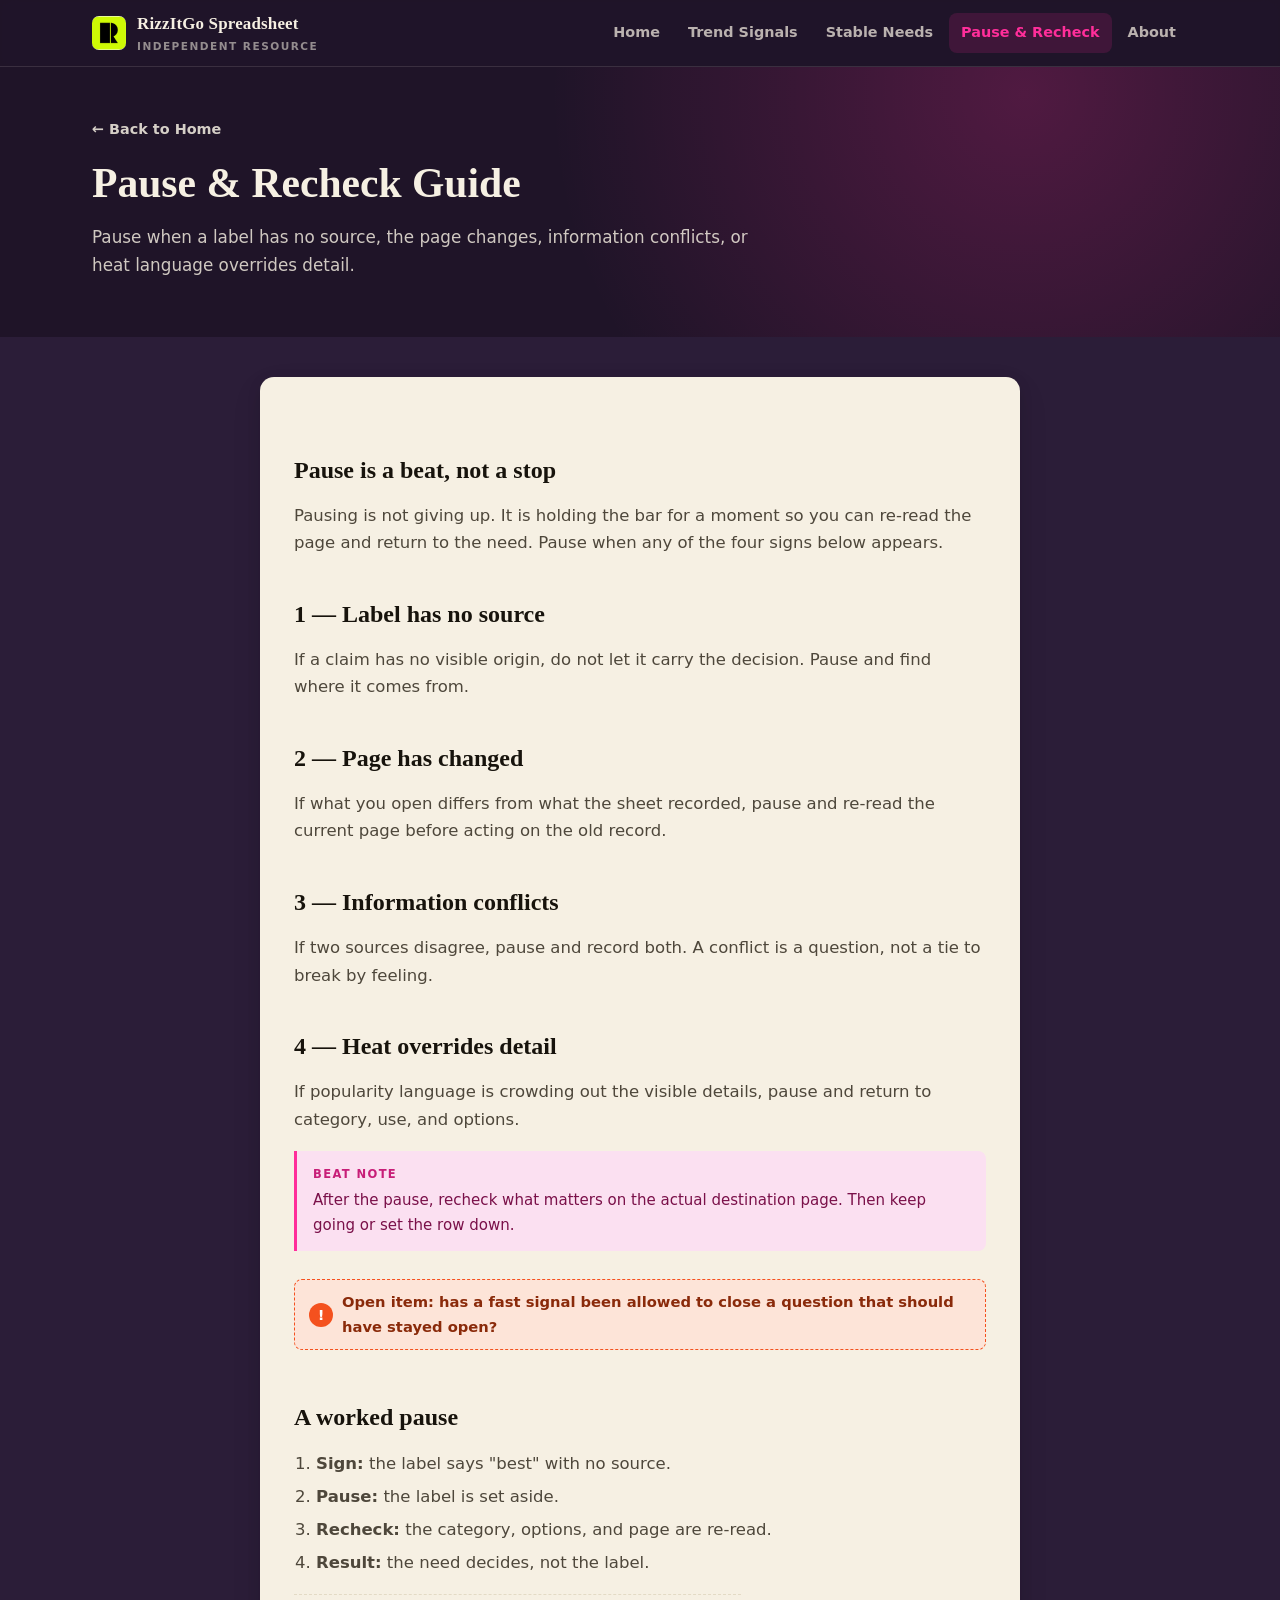
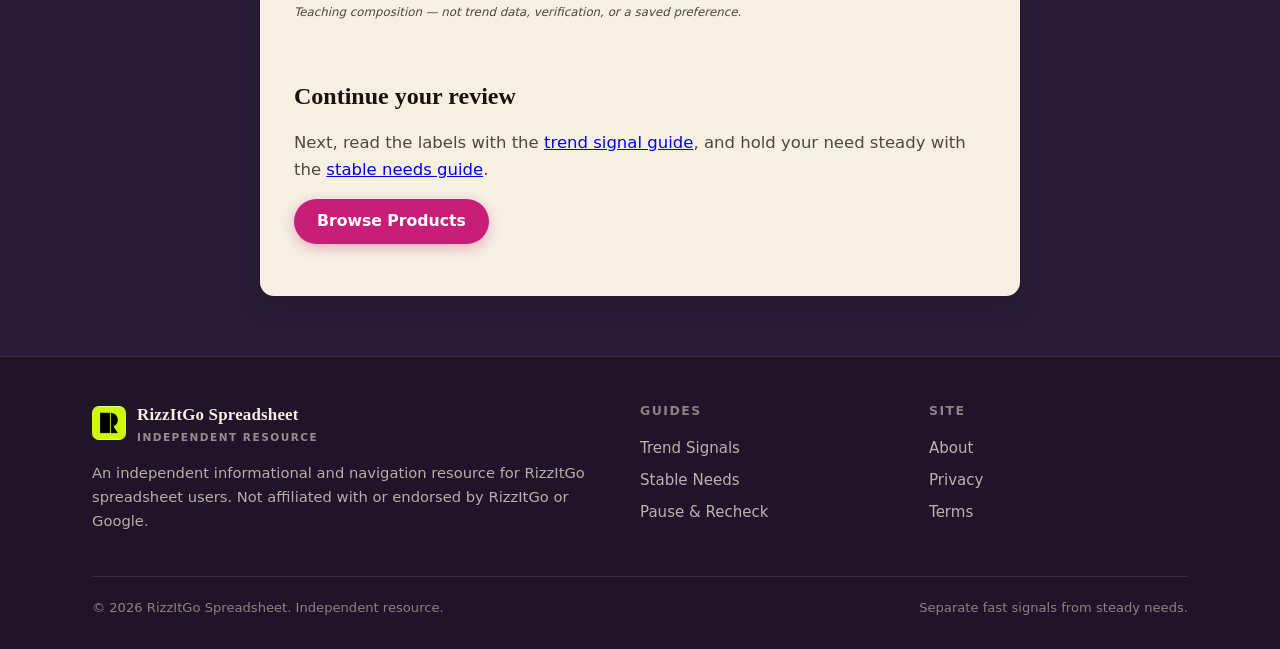
<file: pause-and-recheck-guide/index.html>
<!DOCTYPE html>
<html lang="en">
<head>
  <meta charset="UTF-8">
  <meta name="viewport" content="width=device-width, initial-scale=1.0">
  <title>Pause &amp; Recheck Guide | RizzItGo Spreadsheet</title>
  <meta name="description" content="Pause when a RizzItGo label has no source, the page changes, information conflicts, or heat language overrides visible detail.">
  <link rel="canonical" href="https://repglide.github.io/rizzitgo-spreadsheet/pause-and-recheck-guide/">
  <link rel="icon" type="image/png" href="../assets/images/favicon.png">
  <link rel="stylesheet" href="../assets/css/styles.css">

  <meta property="og:type" content="article">
  <meta property="og:url" content="https://repglide.github.io/rizzitgo-spreadsheet/pause-and-recheck-guide/">
  <meta property="og:title" content="Pause &amp; Recheck Guide | RizzItGo Spreadsheet">
  <meta property="og:description" content="Pause when a RizzItGo label has no source, the page changes, information conflicts, or heat language overrides visible detail.">
  <meta name="twitter:card" content="summary">

  <script type="application/ld+json">
  {
    "@context": "https://schema.org",
    "@graph": [
      { "@type": "WebSite", "@id": "https://repglide.github.io/rizzitgo-spreadsheet/#website", "url": "https://repglide.github.io/rizzitgo-spreadsheet/", "name": "RizzItGo Spreadsheet & Trend-Signal Guide" },
      { "@type": "BreadcrumbList", "itemListElement": [
        { "@type": "ListItem", "position": 1, "name": "Home", "item": "https://repglide.github.io/rizzitgo-spreadsheet/" },
        { "@type": "ListItem", "position": 2, "name": "Pause & Recheck Guide", "item": "https://repglide.github.io/rizzitgo-spreadsheet/pause-and-recheck-guide/" }
      ]},
      { "@type": "Article", "@id": "https://repglide.github.io/rizzitgo-spreadsheet/pause-and-recheck-guide/#article", "headline": "Pause & Recheck Guide", "description": "Pause when a RizzItGo label has no source, the page changes, information conflicts, or heat language overrides visible detail.", "isPartOf": { "@id": "https://repglide.github.io/rizzitgo-spreadsheet/#website" } }
    ]
  }
  </script>
</head>
<body>
  <a href="#main-content" class="skip-link">Skip to main content</a>

  <header class="site-header">
    <div class="container header-inner">
      <a href="../index.html" class="brand" aria-label="RizzItGo Spreadsheet Home">
        <img src="../assets/images/logo.png" alt="RizzItGo logo" width="34" height="34">
        <span class="brand-name">RizzItGo Spreadsheet<small>Independent Resource</small></span>
      </a>
      <button class="mobile-nav-toggle" aria-expanded="false" aria-label="Toggle navigation menu">
        <svg viewBox="0 0 24 24" fill="none" stroke="currentColor" stroke-width="2" width="22" height="22"><line x1="3" y1="6" x2="21" y2="6"></line><line x1="3" y1="12" x2="21" y2="12"></line><line x1="3" y1="18" x2="21" y2="18"></line></svg>
      </button>
      <nav class="main-nav" aria-label="Primary Navigation">
        <ul>
          <li><a href="../index.html">Home</a></li>
          <li><a href="../trend-signal-guide/">Trend Signals</a></li>
          <li><a href="../stable-needs-guide/">Stable Needs</a></li>
          <li><a href="../pause-and-recheck-guide/" class="active">Pause &amp; Recheck</a></li>
          <li><a href="../about/">About</a></li>
        </ul>
      </nav>
    </div>
  </header>

  <main id="main-content">
    <section class="page-hero">
      <div class="container">
        <a class="back-link" href="../index.html">← Back to Home</a>
        <h1>Pause &amp; Recheck Guide</h1>
        <p>Pause when a label has no source, the page changes, information conflicts, or heat language overrides detail.</p>
      </div>
    </section>

    <div class="article-body">
      <h2>Pause is a beat, not a stop</h2>
      <p>Pausing is not giving up. It is holding the bar for a moment so you can re-read the page and return to the need. Pause when any of the four signs below appears.</p>

      <h2>1 — Label has no source</h2>
      <p>If a claim has no visible origin, do not let it carry the decision. Pause and find where it comes from.</p>

      <h2>2 — Page has changed</h2>
      <p>If what you open differs from what the sheet recorded, pause and re-read the current page before acting on the old record.</p>

      <h2>3 — Information conflicts</h2>
      <p>If two sources disagree, pause and record both. A conflict is a question, not a tie to break by feeling.</p>

      <h2>4 — Heat overrides detail</h2>
      <p>If popularity language is crowding out the visible details, pause and return to category, use, and options.</p>

      <div class="frame-note"><strong>Beat note</strong>After the pause, recheck what matters on the actual destination page. Then keep going or set the row down.</div>

      <div class="tangerine-note"><span class="qmark">!</span>Open item: has a fast signal been allowed to close a question that should have stayed open?</div>

      <h2>A worked pause</h2>
      <ol>
        <li><strong>Sign:</strong> the label says "best" with no source.</li>
        <li><strong>Pause:</strong> the label is set aside.</li>
        <li><strong>Recheck:</strong> the category, options, and page are re-read.</li>
        <li><strong>Result:</strong> the need decides, not the label.</li>
      </ol>
      <p class="example-flag">Teaching composition — not trend data, verification, or a saved preference.</p>

      <h2>Continue your review</h2>
      <p>Next, read the labels with the <a href="../trend-signal-guide/">trend signal guide</a>, and hold your need steady with the <a href="../stable-needs-guide/">stable needs guide</a>.</p>
      <p><a href="https://repglide.com/?agent=rizzitgo" class="btn btn-primary" target="_blank" rel="nofollow noopener">Browse Products</a></p>
    </div>
  </main>

  <footer class="site-footer">
    <div class="container">
      <div class="footer-grid">
        <div class="footer-brand">
          <a href="../index.html" class="brand" aria-label="RizzItGo Spreadsheet Home">
            <img src="../assets/images/logo.png" alt="RizzItGo logo" width="30" height="30">
            <span class="brand-name">RizzItGo Spreadsheet<small>Independent Resource</small></span>
          </a>
          <p>An independent informational and navigation resource for RizzItGo spreadsheet users. Not affiliated with or endorsed by RizzItGo or Google.</p>
        </div>
        <div class="footer-col">
          <h4>Guides</h4>
          <ul>
            <li><a href="../trend-signal-guide/">Trend Signals</a></li>
            <li><a href="../stable-needs-guide/">Stable Needs</a></li>
            <li><a href="../pause-and-recheck-guide/">Pause &amp; Recheck</a></li>
          </ul>
        </div>
        <div class="footer-col">
          <h4>Site</h4>
          <ul>
            <li><a href="../about/">About</a></li>
            <li><a href="../privacy/">Privacy</a></li>
            <li><a href="../terms/">Terms</a></li>
          </ul>
        </div>
      </div>
      <div class="footer-bottom">
        <span>&copy; <span id="year">2026</span> RizzItGo Spreadsheet. Independent resource.</span>
        <span>Separate fast signals from steady needs.</span>
      </div>
    </div>
  </footer>

  <script src="../assets/js/main.js"></script>
</body>
</html>
</file>
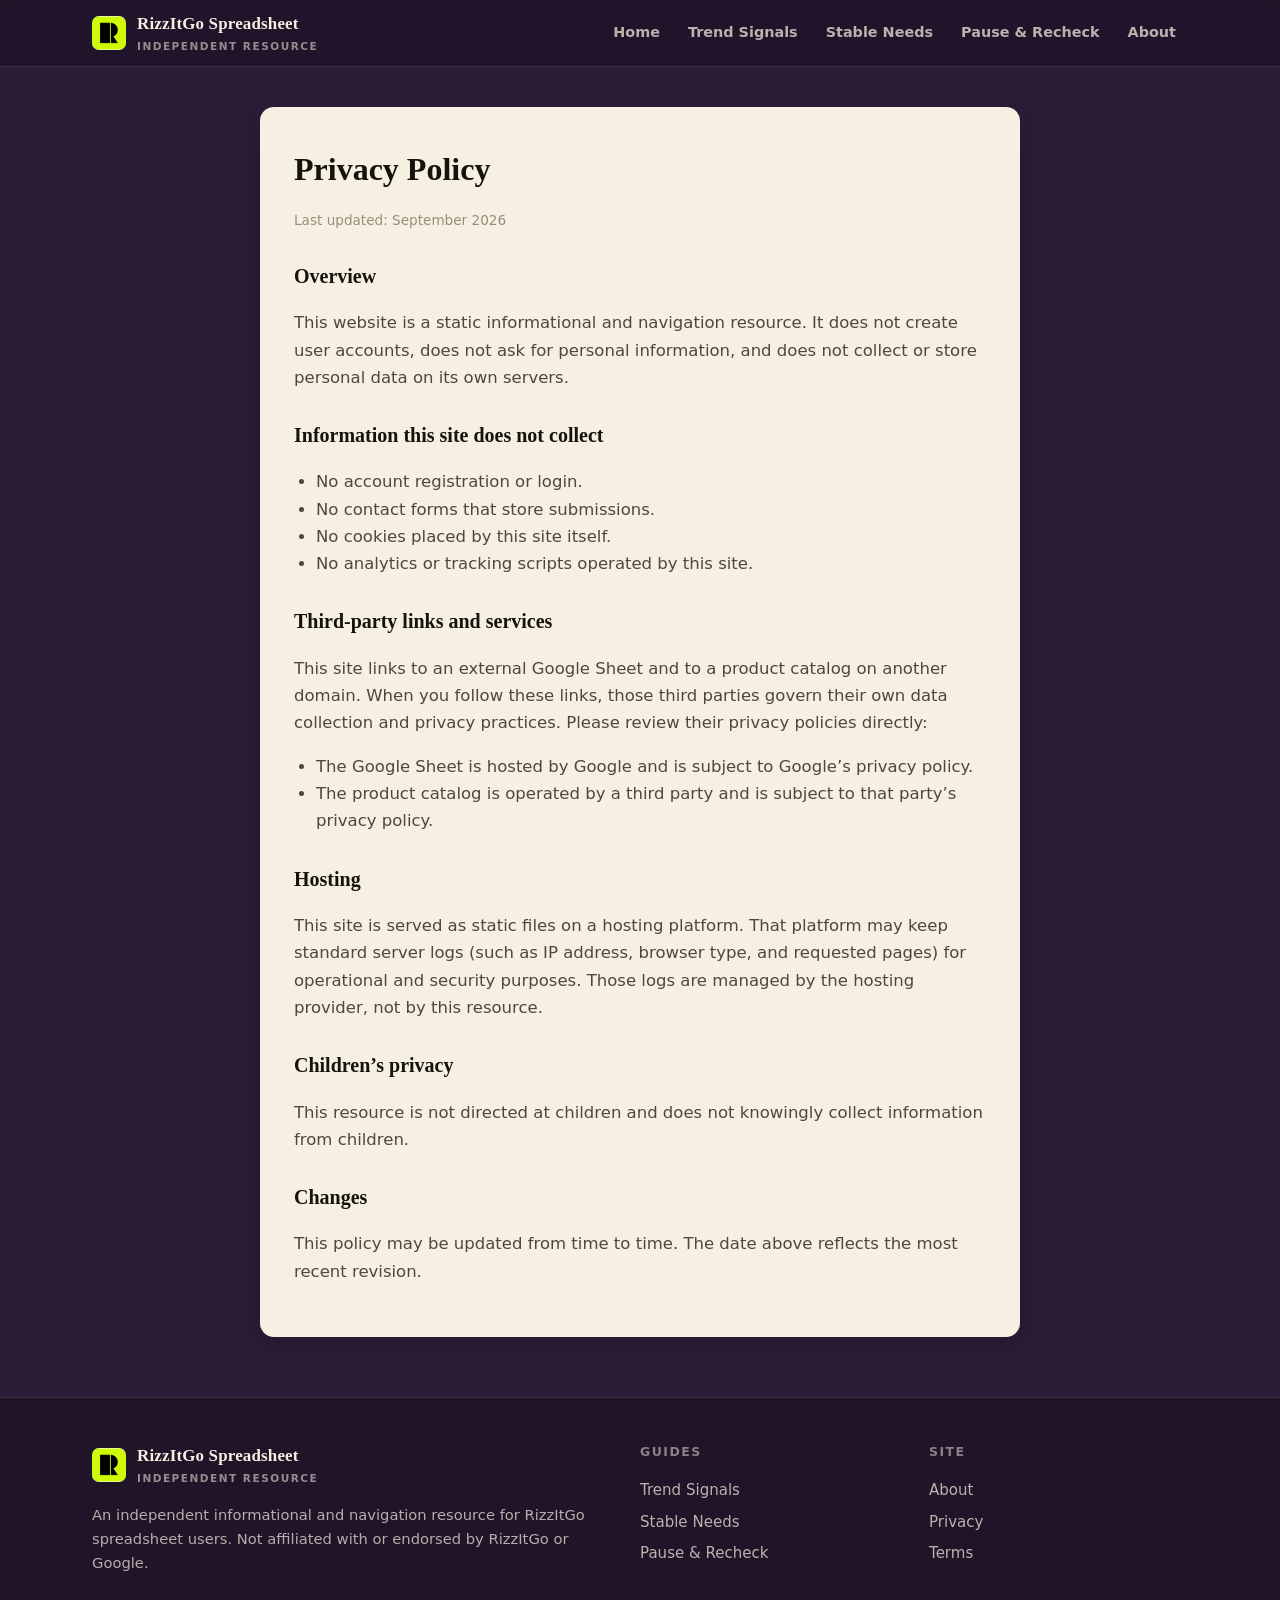
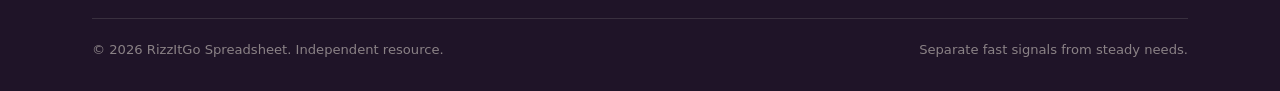
<file: privacy/index.html>
<!DOCTYPE html>
<html lang="en">
<head>
  <meta charset="UTF-8">
  <meta name="viewport" content="width=device-width, initial-scale=1.0">
  <title>Privacy Policy | RizzItGo Spreadsheet</title>
  <meta name="description" content="Privacy policy for the RizzItGo Spreadsheet independent resource.">
  <link rel="canonical" href="https://repglide.github.io/rizzitgo-spreadsheet/privacy/">
  <link rel="icon" type="image/png" href="../assets/images/favicon.png">
  <link rel="stylesheet" href="../assets/css/styles.css">
  <meta name="robots" content="index, follow">
</head>
<body>
  <a href="#main-content" class="skip-link">Skip to main content</a>

  <header class="site-header">
    <div class="container header-inner">
      <a href="../index.html" class="brand" aria-label="RizzItGo Spreadsheet Home">
        <img src="../assets/images/logo.png" alt="RizzItGo logo" width="34" height="34">
        <span class="brand-name">RizzItGo Spreadsheet<small>Independent Resource</small></span>
      </a>
      <button class="mobile-nav-toggle" aria-expanded="false" aria-label="Toggle navigation menu">
        <svg viewBox="0 0 24 24" fill="none" stroke="currentColor" stroke-width="2" width="22" height="22"><line x1="3" y1="6" x2="21" y2="6"></line><line x1="3" y1="12" x2="21" y2="12"></line><line x1="3" y1="18" x2="21" y2="18"></line></svg>
      </button>
      <nav class="main-nav" aria-label="Primary Navigation">
        <ul>
          <li><a href="../index.html">Home</a></li>
          <li><a href="../trend-signal-guide/">Trend Signals</a></li>
          <li><a href="../stable-needs-guide/">Stable Needs</a></li>
          <li><a href="../pause-and-recheck-guide/">Pause &amp; Recheck</a></li>
          <li><a href="../about/">About</a></li>
        </ul>
      </nav>
    </div>
  </header>

  <main id="main-content">
    <div class="legal-body">
      <h1>Privacy Policy</h1>
      <p class="legal-date">Last updated: September 2026</p>

      <h2>Overview</h2>
      <p>This website is a static informational and navigation resource. It does not create user accounts, does not ask for personal information, and does not collect or store personal data on its own servers.</p>

      <h2>Information this site does not collect</h2>
      <ul>
        <li>No account registration or login.</li>
        <li>No contact forms that store submissions.</li>
        <li>No cookies placed by this site itself.</li>
        <li>No analytics or tracking scripts operated by this site.</li>
      </ul>

      <h2>Third-party links and services</h2>
      <p>This site links to an external Google Sheet and to a product catalog on another domain. When you follow these links, those third parties govern their own data collection and privacy practices. Please review their privacy policies directly:</p>
      <ul>
        <li>The Google Sheet is hosted by Google and is subject to Google&rsquo;s privacy policy.</li>
        <li>The product catalog is operated by a third party and is subject to that party&rsquo;s privacy policy.</li>
      </ul>

      <h2>Hosting</h2>
      <p>This site is served as static files on a hosting platform. That platform may keep standard server logs (such as IP address, browser type, and requested pages) for operational and security purposes. Those logs are managed by the hosting provider, not by this resource.</p>

      <h2>Children&rsquo;s privacy</h2>
      <p>This resource is not directed at children and does not knowingly collect information from children.</p>

      <h2>Changes</h2>
      <p>This policy may be updated from time to time. The date above reflects the most recent revision.</p>
    </div>
  </main>

  <footer class="site-footer">
    <div class="container">
      <div class="footer-grid">
        <div class="footer-brand">
          <a href="../index.html" class="brand" aria-label="RizzItGo Spreadsheet Home">
            <img src="../assets/images/logo.png" alt="RizzItGo logo" width="30" height="30">
            <span class="brand-name">RizzItGo Spreadsheet<small>Independent Resource</small></span>
          </a>
          <p>An independent informational and navigation resource for RizzItGo spreadsheet users. Not affiliated with or endorsed by RizzItGo or Google.</p>
        </div>
        <div class="footer-col">
          <h4>Guides</h4>
          <ul>
            <li><a href="../trend-signal-guide/">Trend Signals</a></li>
            <li><a href="../stable-needs-guide/">Stable Needs</a></li>
            <li><a href="../pause-and-recheck-guide/">Pause &amp; Recheck</a></li>
          </ul>
        </div>
        <div class="footer-col">
          <h4>Site</h4>
          <ul>
            <li><a href="../about/">About</a></li>
            <li><a href="../privacy/">Privacy</a></li>
            <li><a href="../terms/">Terms</a></li>
          </ul>
        </div>
      </div>
      <div class="footer-bottom">
        <span>&copy; <span id="year">2026</span> RizzItGo Spreadsheet. Independent resource.</span>
        <span>Separate fast signals from steady needs.</span>
      </div>
    </div>
  </footer>

  <script src="../assets/js/main.js"></script>
</body>
</html>
</file>
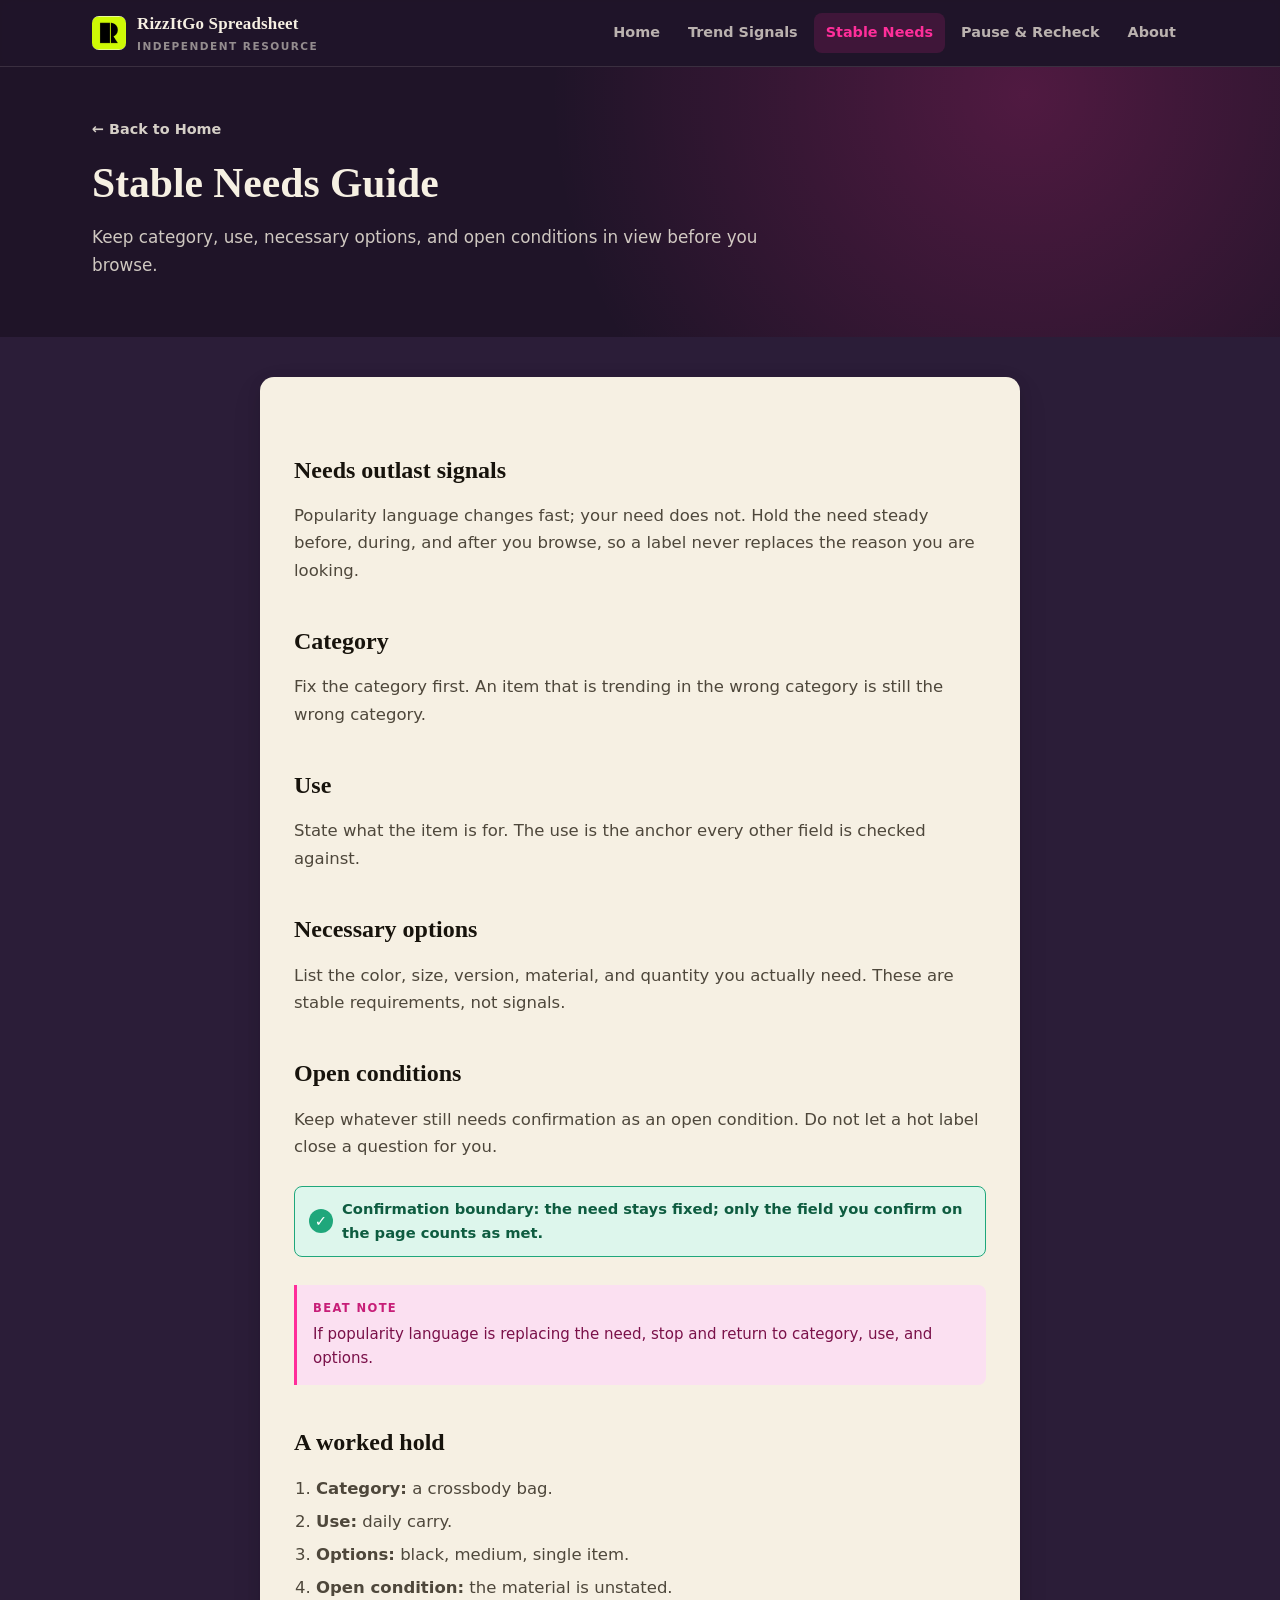
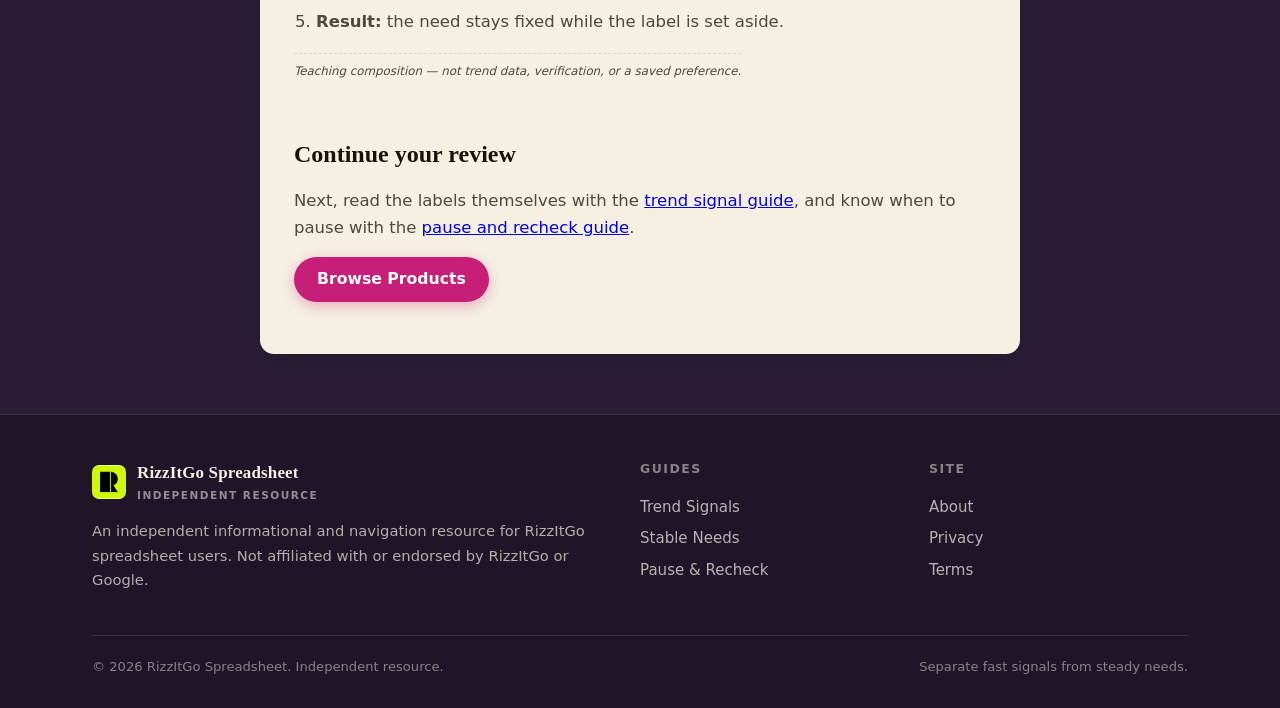
<file: stable-needs-guide/index.html>
<!DOCTYPE html>
<html lang="en">
<head>
  <meta charset="UTF-8">
  <meta name="viewport" content="width=device-width, initial-scale=1.0">
  <title>Stable Needs Guide | RizzItGo Spreadsheet</title>
  <meta name="description" content="Keep category, use, necessary options, and open conditions in view before browsing a RizzItGo spreadsheet.">
  <link rel="canonical" href="https://repglide.github.io/rizzitgo-spreadsheet/stable-needs-guide/">
  <link rel="icon" type="image/png" href="../assets/images/favicon.png">
  <link rel="stylesheet" href="../assets/css/styles.css">

  <meta property="og:type" content="article">
  <meta property="og:url" content="https://repglide.github.io/rizzitgo-spreadsheet/stable-needs-guide/">
  <meta property="og:title" content="Stable Needs Guide | RizzItGo Spreadsheet">
  <meta property="og:description" content="Keep category, use, necessary options, and open conditions in view before browsing a RizzItGo spreadsheet.">
  <meta name="twitter:card" content="summary">

  <script type="application/ld+json">
  {
    "@context": "https://schema.org",
    "@graph": [
      { "@type": "WebSite", "@id": "https://repglide.github.io/rizzitgo-spreadsheet/#website", "url": "https://repglide.github.io/rizzitgo-spreadsheet/", "name": "RizzItGo Spreadsheet & Trend-Signal Guide" },
      { "@type": "BreadcrumbList", "itemListElement": [
        { "@type": "ListItem", "position": 1, "name": "Home", "item": "https://repglide.github.io/rizzitgo-spreadsheet/" },
        { "@type": "ListItem", "position": 2, "name": "Stable Needs Guide", "item": "https://repglide.github.io/rizzitgo-spreadsheet/stable-needs-guide/" }
      ]},
      { "@type": "Article", "@id": "https://repglide.github.io/rizzitgo-spreadsheet/stable-needs-guide/#article", "headline": "Stable Needs Guide", "description": "Keep category, use, necessary options, and open conditions in view before browsing a RizzItGo spreadsheet.", "isPartOf": { "@id": "https://repglide.github.io/rizzitgo-spreadsheet/#website" } }
    ]
  }
  </script>
</head>
<body>
  <a href="#main-content" class="skip-link">Skip to main content</a>

  <header class="site-header">
    <div class="container header-inner">
      <a href="../index.html" class="brand" aria-label="RizzItGo Spreadsheet Home">
        <img src="../assets/images/logo.png" alt="RizzItGo logo" width="34" height="34">
        <span class="brand-name">RizzItGo Spreadsheet<small>Independent Resource</small></span>
      </a>
      <button class="mobile-nav-toggle" aria-expanded="false" aria-label="Toggle navigation menu">
        <svg viewBox="0 0 24 24" fill="none" stroke="currentColor" stroke-width="2" width="22" height="22"><line x1="3" y1="6" x2="21" y2="6"></line><line x1="3" y1="12" x2="21" y2="12"></line><line x1="3" y1="18" x2="21" y2="18"></line></svg>
      </button>
      <nav class="main-nav" aria-label="Primary Navigation">
        <ul>
          <li><a href="../index.html">Home</a></li>
          <li><a href="../trend-signal-guide/">Trend Signals</a></li>
          <li><a href="../stable-needs-guide/" class="active">Stable Needs</a></li>
          <li><a href="../pause-and-recheck-guide/">Pause &amp; Recheck</a></li>
          <li><a href="../about/">About</a></li>
        </ul>
      </nav>
    </div>
  </header>

  <main id="main-content">
    <section class="page-hero">
      <div class="container">
        <a class="back-link" href="../index.html">← Back to Home</a>
        <h1>Stable Needs Guide</h1>
        <p>Keep category, use, necessary options, and open conditions in view before you browse.</p>
      </div>
    </section>

    <div class="article-body">
      <h2>Needs outlast signals</h2>
      <p>Popularity language changes fast; your need does not. Hold the need steady before, during, and after you browse, so a label never replaces the reason you are looking.</p>

      <h2>Category</h2>
      <p>Fix the category first. An item that is trending in the wrong category is still the wrong category.</p>

      <h2>Use</h2>
      <p>State what the item is for. The use is the anchor every other field is checked against.</p>

      <h2>Necessary options</h2>
      <p>List the color, size, version, material, and quantity you actually need. These are stable requirements, not signals.</p>

      <h2>Open conditions</h2>
      <p>Keep whatever still needs confirmation as an open condition. Do not let a hot label close a question for you.</p>

      <div class="mint-note"><span class="qmark">✓</span>Confirmation boundary: the need stays fixed; only the field you confirm on the page counts as met.</div>

      <div class="frame-note"><strong>Beat note</strong>If popularity language is replacing the need, stop and return to category, use, and options.</div>

      <h2>A worked hold</h2>
      <ol>
        <li><strong>Category:</strong> a crossbody bag.</li>
        <li><strong>Use:</strong> daily carry.</li>
        <li><strong>Options:</strong> black, medium, single item.</li>
        <li><strong>Open condition:</strong> the material is unstated.</li>
        <li><strong>Result:</strong> the need stays fixed while the label is set aside.</li>
      </ol>
      <p class="example-flag">Teaching composition — not trend data, verification, or a saved preference.</p>

      <h2>Continue your review</h2>
      <p>Next, read the labels themselves with the <a href="../trend-signal-guide/">trend signal guide</a>, and know when to pause with the <a href="../pause-and-recheck-guide/">pause and recheck guide</a>.</p>
      <p><a href="https://repglide.com/?agent=rizzitgo" class="btn btn-primary" target="_blank" rel="nofollow noopener">Browse Products</a></p>
    </div>
  </main>

  <footer class="site-footer">
    <div class="container">
      <div class="footer-grid">
        <div class="footer-brand">
          <a href="../index.html" class="brand" aria-label="RizzItGo Spreadsheet Home">
            <img src="../assets/images/logo.png" alt="RizzItGo logo" width="30" height="30">
            <span class="brand-name">RizzItGo Spreadsheet<small>Independent Resource</small></span>
          </a>
          <p>An independent informational and navigation resource for RizzItGo spreadsheet users. Not affiliated with or endorsed by RizzItGo or Google.</p>
        </div>
        <div class="footer-col">
          <h4>Guides</h4>
          <ul>
            <li><a href="../trend-signal-guide/">Trend Signals</a></li>
            <li><a href="../stable-needs-guide/">Stable Needs</a></li>
            <li><a href="../pause-and-recheck-guide/">Pause &amp; Recheck</a></li>
          </ul>
        </div>
        <div class="footer-col">
          <h4>Site</h4>
          <ul>
            <li><a href="../about/">About</a></li>
            <li><a href="../privacy/">Privacy</a></li>
            <li><a href="../terms/">Terms</a></li>
          </ul>
        </div>
      </div>
      <div class="footer-bottom">
        <span>&copy; <span id="year">2026</span> RizzItGo Spreadsheet. Independent resource.</span>
        <span>Separate fast signals from steady needs.</span>
      </div>
    </div>
  </footer>

  <script src="../assets/js/main.js"></script>
</body>
</html>
</file>
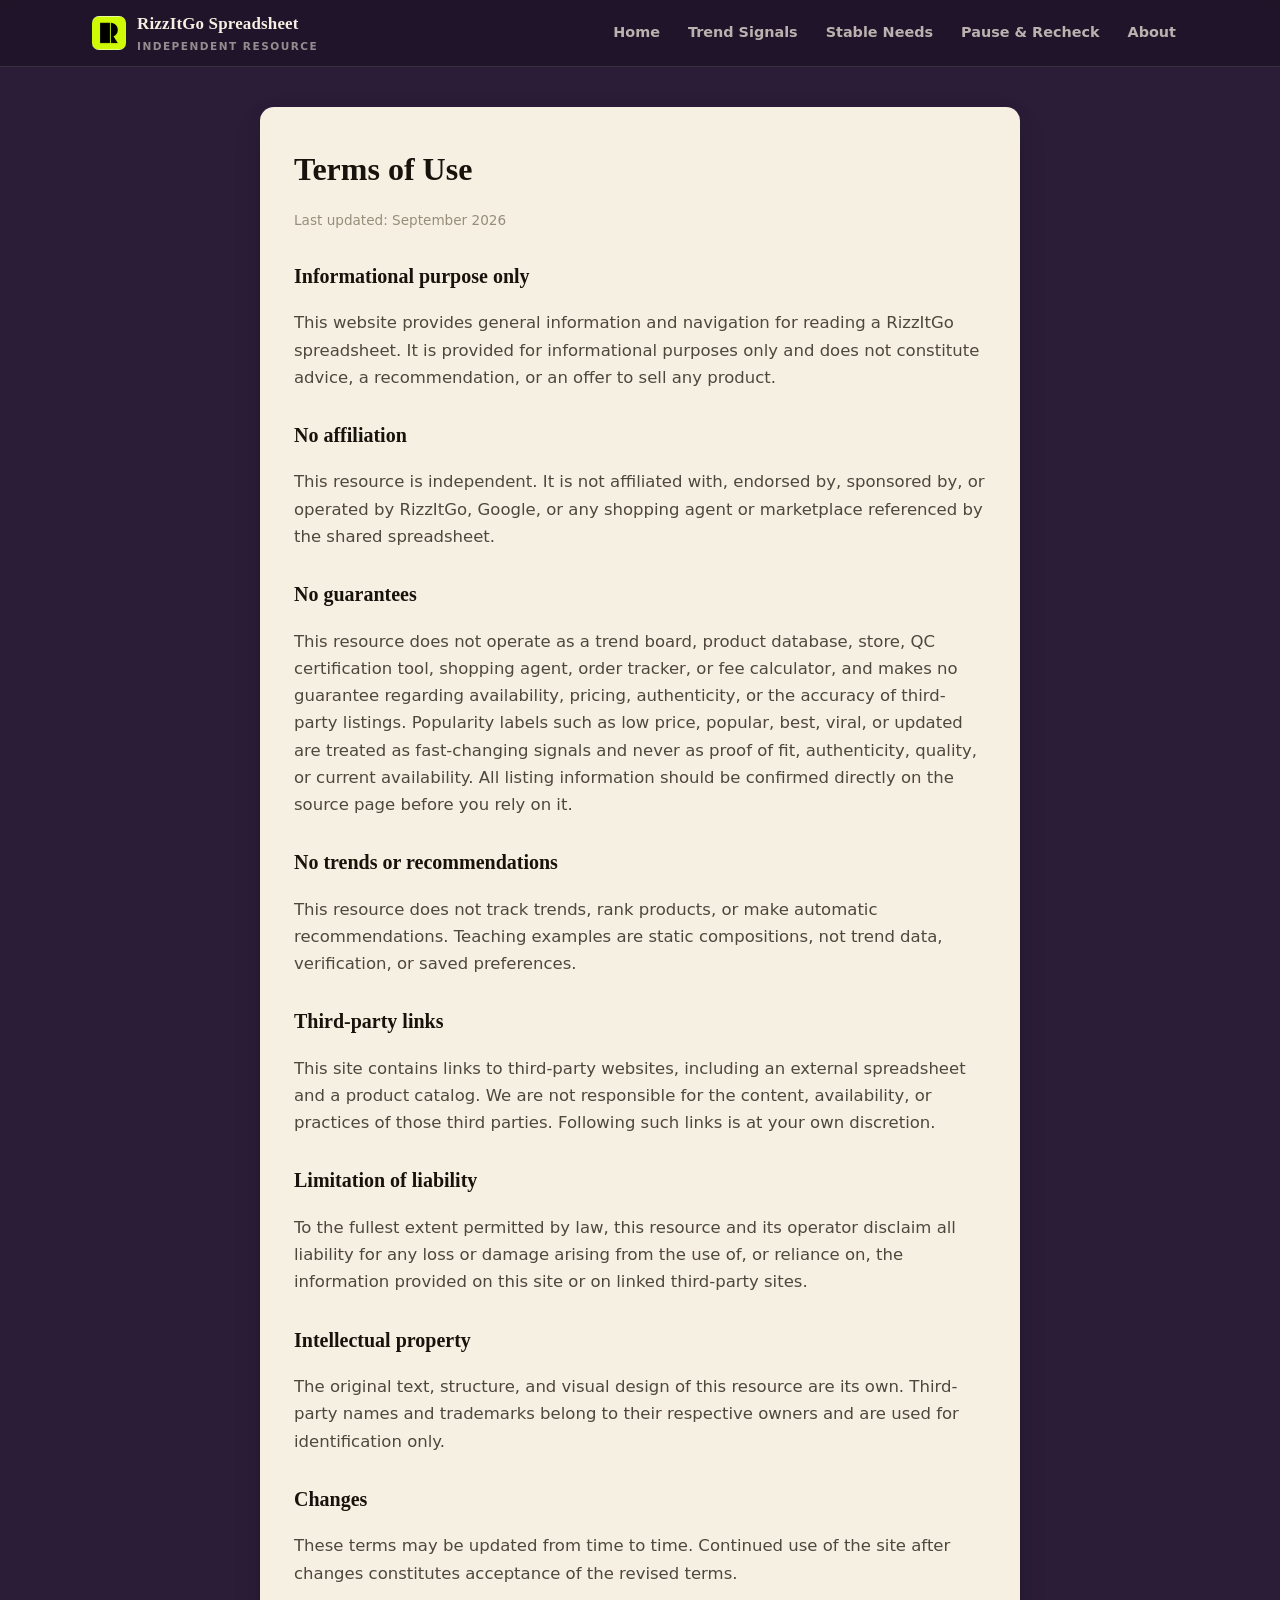
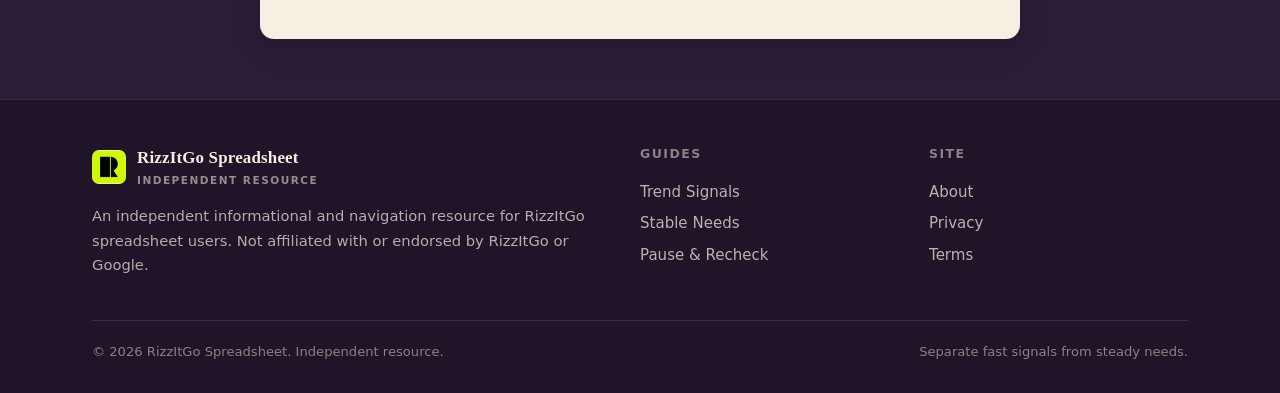
<file: terms/index.html>
<!DOCTYPE html>
<html lang="en">
<head>
  <meta charset="UTF-8">
  <meta name="viewport" content="width=device-width, initial-scale=1.0">
  <title>Terms of Use | RizzItGo Spreadsheet</title>
  <meta name="description" content="Terms of use for the RizzItGo Spreadsheet independent resource.">
  <link rel="canonical" href="https://repglide.github.io/rizzitgo-spreadsheet/terms/">
  <link rel="icon" type="image/png" href="../assets/images/favicon.png">
  <link rel="stylesheet" href="../assets/css/styles.css">
  <meta name="robots" content="index, follow">
</head>
<body>
  <a href="#main-content" class="skip-link">Skip to main content</a>

  <header class="site-header">
    <div class="container header-inner">
      <a href="../index.html" class="brand" aria-label="RizzItGo Spreadsheet Home">
        <img src="../assets/images/logo.png" alt="RizzItGo logo" width="34" height="34">
        <span class="brand-name">RizzItGo Spreadsheet<small>Independent Resource</small></span>
      </a>
      <button class="mobile-nav-toggle" aria-expanded="false" aria-label="Toggle navigation menu">
        <svg viewBox="0 0 24 24" fill="none" stroke="currentColor" stroke-width="2" width="22" height="22"><line x1="3" y1="6" x2="21" y2="6"></line><line x1="3" y1="12" x2="21" y2="12"></line><line x1="3" y1="18" x2="21" y2="18"></line></svg>
      </button>
      <nav class="main-nav" aria-label="Primary Navigation">
        <ul>
          <li><a href="../index.html">Home</a></li>
          <li><a href="../trend-signal-guide/">Trend Signals</a></li>
          <li><a href="../stable-needs-guide/">Stable Needs</a></li>
          <li><a href="../pause-and-recheck-guide/">Pause &amp; Recheck</a></li>
          <li><a href="../about/">About</a></li>
        </ul>
      </nav>
    </div>
  </header>

  <main id="main-content">
    <div class="legal-body">
      <h1>Terms of Use</h1>
      <p class="legal-date">Last updated: September 2026</p>

      <h2>Informational purpose only</h2>
      <p>This website provides general information and navigation for reading a RizzItGo spreadsheet. It is provided for informational purposes only and does not constitute advice, a recommendation, or an offer to sell any product.</p>

      <h2>No affiliation</h2>
      <p>This resource is independent. It is not affiliated with, endorsed by, sponsored by, or operated by RizzItGo, Google, or any shopping agent or marketplace referenced by the shared spreadsheet.</p>

      <h2>No guarantees</h2>
      <p>This resource does not operate as a trend board, product database, store, QC certification tool, shopping agent, order tracker, or fee calculator, and makes no guarantee regarding availability, pricing, authenticity, or the accuracy of third-party listings. Popularity labels such as low price, popular, best, viral, or updated are treated as fast-changing signals and never as proof of fit, authenticity, quality, or current availability. All listing information should be confirmed directly on the source page before you rely on it.</p>

      <h2>No trends or recommendations</h2>
      <p>This resource does not track trends, rank products, or make automatic recommendations. Teaching examples are static compositions, not trend data, verification, or saved preferences.</p>

      <h2>Third-party links</h2>
      <p>This site contains links to third-party websites, including an external spreadsheet and a product catalog. We are not responsible for the content, availability, or practices of those third parties. Following such links is at your own discretion.</p>

      <h2>Limitation of liability</h2>
      <p>To the fullest extent permitted by law, this resource and its operator disclaim all liability for any loss or damage arising from the use of, or reliance on, the information provided on this site or on linked third-party sites.</p>

      <h2>Intellectual property</h2>
      <p>The original text, structure, and visual design of this resource are its own. Third-party names and trademarks belong to their respective owners and are used for identification only.</p>

      <h2>Changes</h2>
      <p>These terms may be updated from time to time. Continued use of the site after changes constitutes acceptance of the revised terms.</p>
    </div>
  </main>

  <footer class="site-footer">
    <div class="container">
      <div class="footer-grid">
        <div class="footer-brand">
          <a href="../index.html" class="brand" aria-label="RizzItGo Spreadsheet Home">
            <img src="../assets/images/logo.png" alt="RizzItGo logo" width="30" height="30">
            <span class="brand-name">RizzItGo Spreadsheet<small>Independent Resource</small></span>
          </a>
          <p>An independent informational and navigation resource for RizzItGo spreadsheet users. Not affiliated with or endorsed by RizzItGo or Google.</p>
        </div>
        <div class="footer-col">
          <h4>Guides</h4>
          <ul>
            <li><a href="../trend-signal-guide/">Trend Signals</a></li>
            <li><a href="../stable-needs-guide/">Stable Needs</a></li>
            <li><a href="../pause-and-recheck-guide/">Pause &amp; Recheck</a></li>
          </ul>
        </div>
        <div class="footer-col">
          <h4>Site</h4>
          <ul>
            <li><a href="../about/">About</a></li>
            <li><a href="../privacy/">Privacy</a></li>
            <li><a href="../terms/">Terms</a></li>
          </ul>
        </div>
      </div>
      <div class="footer-bottom">
        <span>&copy; <span id="year">2026</span> RizzItGo Spreadsheet. Independent resource.</span>
        <span>Separate fast signals from steady needs.</span>
      </div>
    </div>
  </footer>

  <script src="../assets/js/main.js"></script>
</body>
</html>
</file>
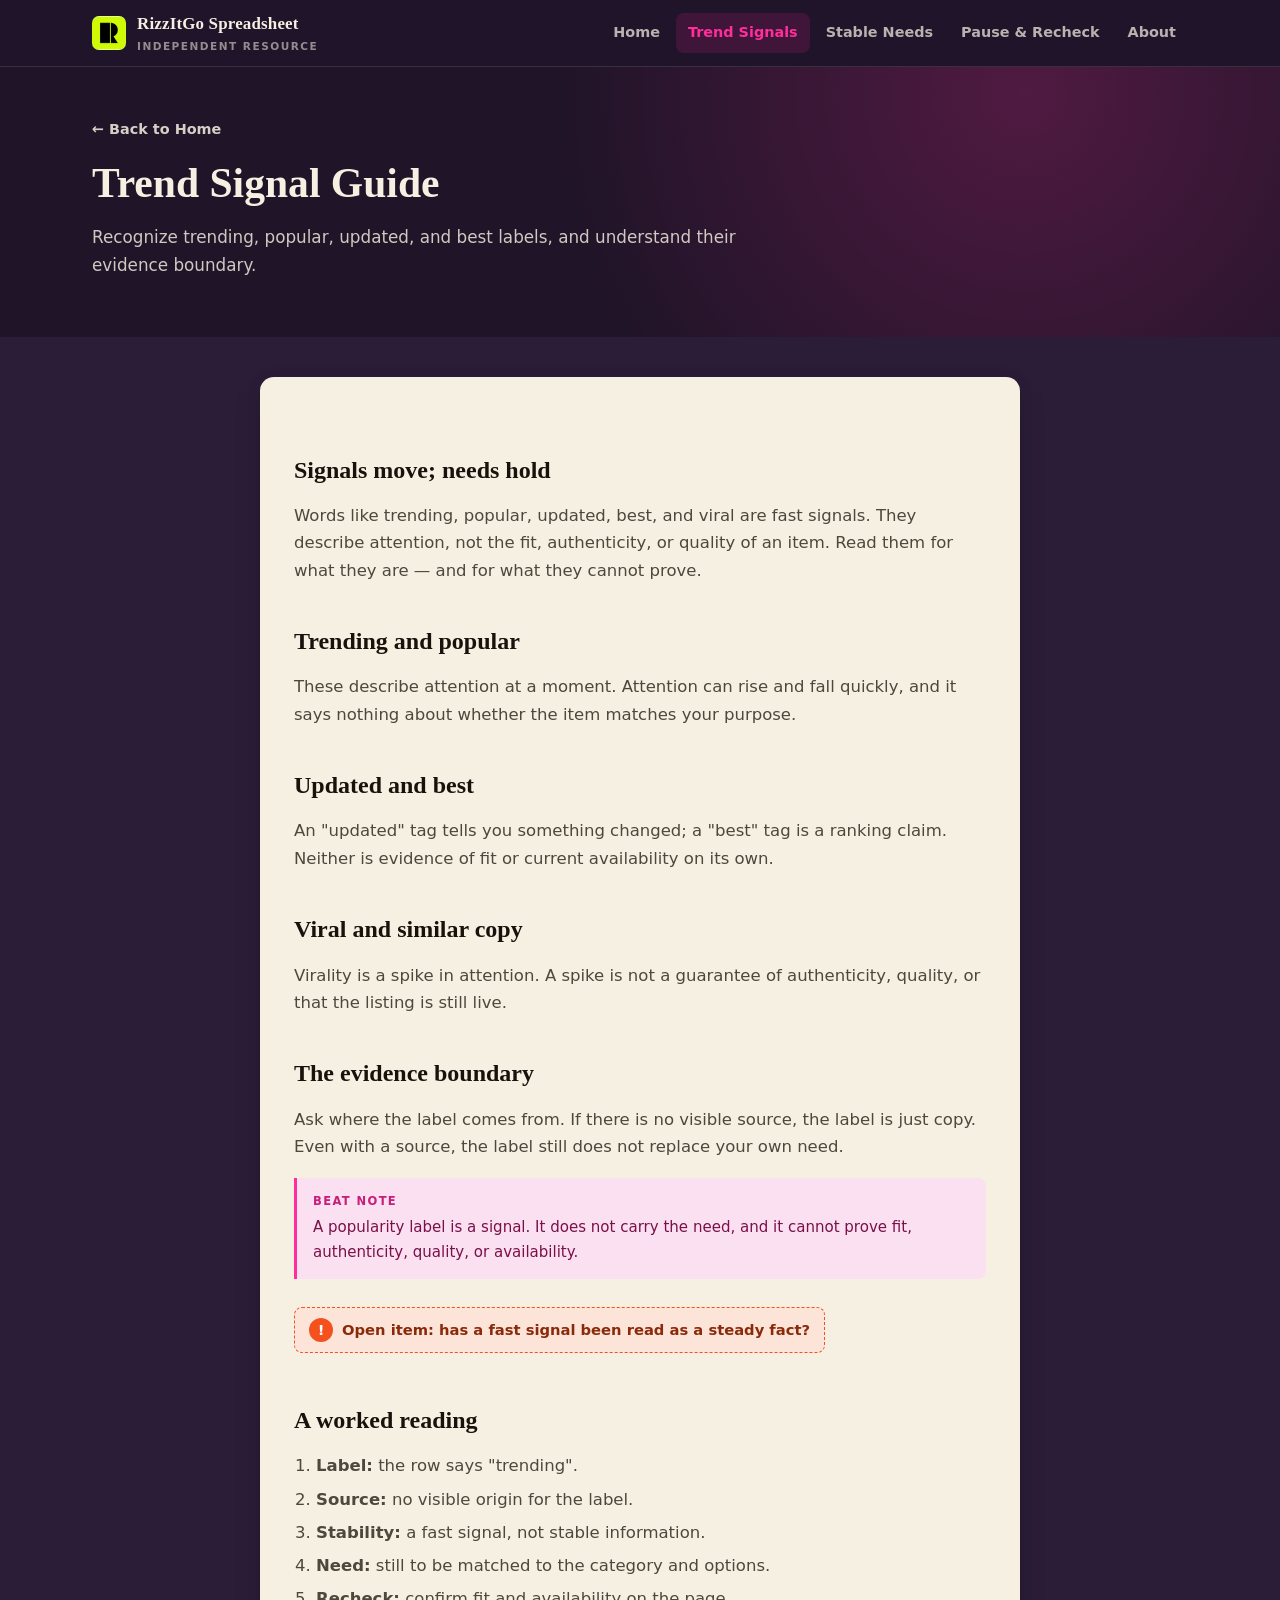
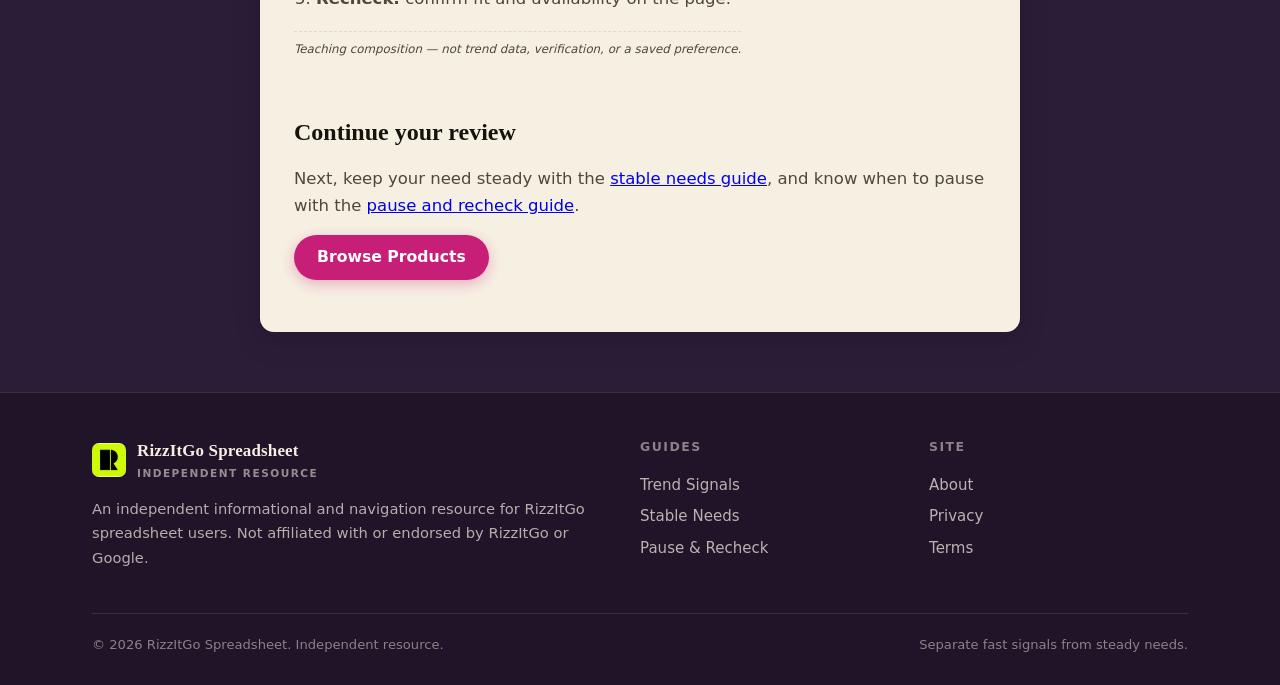
<file: trend-signal-guide/index.html>
<!DOCTYPE html>
<html lang="en">
<head>
  <meta charset="UTF-8">
  <meta name="viewport" content="width=device-width, initial-scale=1.0">
  <title>Trend Signal Guide | RizzItGo Spreadsheet</title>
  <meta name="description" content="Recognize trending, popular, updated, and best labels in a RizzItGo spreadsheet, and understand their evidence boundary.">
  <link rel="canonical" href="https://repglide.github.io/rizzitgo-spreadsheet/trend-signal-guide/">
  <link rel="icon" type="image/png" href="../assets/images/favicon.png">
  <link rel="stylesheet" href="../assets/css/styles.css">

  <meta property="og:type" content="article">
  <meta property="og:url" content="https://repglide.github.io/rizzitgo-spreadsheet/trend-signal-guide/">
  <meta property="og:title" content="Trend Signal Guide | RizzItGo Spreadsheet">
  <meta property="og:description" content="Recognize trending, popular, updated, and best labels in a RizzItGo spreadsheet, and understand their evidence boundary.">
  <meta name="twitter:card" content="summary">

  <script type="application/ld+json">
  {
    "@context": "https://schema.org",
    "@graph": [
      { "@type": "WebSite", "@id": "https://repglide.github.io/rizzitgo-spreadsheet/#website", "url": "https://repglide.github.io/rizzitgo-spreadsheet/", "name": "RizzItGo Spreadsheet & Trend-Signal Guide" },
      { "@type": "BreadcrumbList", "itemListElement": [
        { "@type": "ListItem", "position": 1, "name": "Home", "item": "https://repglide.github.io/rizzitgo-spreadsheet/" },
        { "@type": "ListItem", "position": 2, "name": "Trend Signal Guide", "item": "https://repglide.github.io/rizzitgo-spreadsheet/trend-signal-guide/" }
      ]},
      { "@type": "Article", "@id": "https://repglide.github.io/rizzitgo-spreadsheet/trend-signal-guide/#article", "headline": "Trend Signal Guide", "description": "Recognize trending, popular, updated, and best labels in a RizzItGo spreadsheet, and understand their evidence boundary.", "isPartOf": { "@id": "https://repglide.github.io/rizzitgo-spreadsheet/#website" } }
    ]
  }
  </script>
</head>
<body>
  <a href="#main-content" class="skip-link">Skip to main content</a>

  <header class="site-header">
    <div class="container header-inner">
      <a href="../index.html" class="brand" aria-label="RizzItGo Spreadsheet Home">
        <img src="../assets/images/logo.png" alt="RizzItGo logo" width="34" height="34">
        <span class="brand-name">RizzItGo Spreadsheet<small>Independent Resource</small></span>
      </a>
      <button class="mobile-nav-toggle" aria-expanded="false" aria-label="Toggle navigation menu">
        <svg viewBox="0 0 24 24" fill="none" stroke="currentColor" stroke-width="2" width="22" height="22"><line x1="3" y1="6" x2="21" y2="6"></line><line x1="3" y1="12" x2="21" y2="12"></line><line x1="3" y1="18" x2="21" y2="18"></line></svg>
      </button>
      <nav class="main-nav" aria-label="Primary Navigation">
        <ul>
          <li><a href="../index.html">Home</a></li>
          <li><a href="../trend-signal-guide/" class="active">Trend Signals</a></li>
          <li><a href="../stable-needs-guide/">Stable Needs</a></li>
          <li><a href="../pause-and-recheck-guide/">Pause &amp; Recheck</a></li>
          <li><a href="../about/">About</a></li>
        </ul>
      </nav>
    </div>
  </header>

  <main id="main-content">
    <section class="page-hero">
      <div class="container">
        <a class="back-link" href="../index.html">← Back to Home</a>
        <h1>Trend Signal Guide</h1>
        <p>Recognize trending, popular, updated, and best labels, and understand their evidence boundary.</p>
      </div>
    </section>

    <div class="article-body">
      <h2>Signals move; needs hold</h2>
      <p>Words like trending, popular, updated, best, and viral are fast signals. They describe attention, not the fit, authenticity, or quality of an item. Read them for what they are — and for what they cannot prove.</p>

      <h2>Trending and popular</h2>
      <p>These describe attention at a moment. Attention can rise and fall quickly, and it says nothing about whether the item matches your purpose.</p>

      <h2>Updated and best</h2>
      <p>An "updated" tag tells you something changed; a "best" tag is a ranking claim. Neither is evidence of fit or current availability on its own.</p>

      <h2>Viral and similar copy</h2>
      <p>Virality is a spike in attention. A spike is not a guarantee of authenticity, quality, or that the listing is still live.</p>

      <h2>The evidence boundary</h2>
      <p>Ask where the label comes from. If there is no visible source, the label is just copy. Even with a source, the label still does not replace your own need.</p>

      <div class="frame-note"><strong>Beat note</strong>A popularity label is a signal. It does not carry the need, and it cannot prove fit, authenticity, quality, or availability.</div>

      <div class="tangerine-note"><span class="qmark">!</span>Open item: has a fast signal been read as a steady fact?</div>

      <h2>A worked reading</h2>
      <ol>
        <li><strong>Label:</strong> the row says "trending".</li>
        <li><strong>Source:</strong> no visible origin for the label.</li>
        <li><strong>Stability:</strong> a fast signal, not stable information.</li>
        <li><strong>Need:</strong> still to be matched to the category and options.</li>
        <li><strong>Recheck:</strong> confirm fit and availability on the page.</li>
      </ol>
      <p class="example-flag">Teaching composition — not trend data, verification, or a saved preference.</p>

      <h2>Continue your review</h2>
      <p>Next, keep your need steady with the <a href="../stable-needs-guide/">stable needs guide</a>, and know when to pause with the <a href="../pause-and-recheck-guide/">pause and recheck guide</a>.</p>
      <p><a href="https://repglide.com/?agent=rizzitgo" class="btn btn-primary" target="_blank" rel="nofollow noopener">Browse Products</a></p>
    </div>
  </main>

  <footer class="site-footer">
    <div class="container">
      <div class="footer-grid">
        <div class="footer-brand">
          <a href="../index.html" class="brand" aria-label="RizzItGo Spreadsheet Home">
            <img src="../assets/images/logo.png" alt="RizzItGo logo" width="30" height="30">
            <span class="brand-name">RizzItGo Spreadsheet<small>Independent Resource</small></span>
          </a>
          <p>An independent informational and navigation resource for RizzItGo spreadsheet users. Not affiliated with or endorsed by RizzItGo or Google.</p>
        </div>
        <div class="footer-col">
          <h4>Guides</h4>
          <ul>
            <li><a href="../trend-signal-guide/">Trend Signals</a></li>
            <li><a href="../stable-needs-guide/">Stable Needs</a></li>
            <li><a href="../pause-and-recheck-guide/">Pause &amp; Recheck</a></li>
          </ul>
        </div>
        <div class="footer-col">
          <h4>Site</h4>
          <ul>
            <li><a href="../about/">About</a></li>
            <li><a href="../privacy/">Privacy</a></li>
            <li><a href="../terms/">Terms</a></li>
          </ul>
        </div>
      </div>
      <div class="footer-bottom">
        <span>&copy; <span id="year">2026</span> RizzItGo Spreadsheet. Independent resource.</span>
        <span>Separate fast signals from steady needs.</span>
      </div>
    </div>
  </footer>

  <script src="../assets/js/main.js"></script>
</body>
</html>
</file>
<file: assets/css/styles.css>
/* ==========================================================================
   RizzItGo Spreadsheet — Tempo Check / Editorial Beat Grid theme
   Deep aubergine · warm bone white · neon magenta · tangerine (orange-red)
   · electric cyan · mint green
   Signatures: beat block, sync line, pause bar, signal notch, tempo bracket,
   off-grid accent
   ========================================================================== */

:root {
  /* palette */
  --plum:       #2B1D38;
  --plum-2:     #1F1428;
  --plum-3:     #3A2A4C;
  --bone:       #F6F0E3;
  --bone-2:     #EFE7D5;
  --paper:      #FFFDF6;
  --ink:        #221D15;
  --ink-2:      #17130C;
  --ink-soft:   #4E473B;
  --ink-faint:  #978D7A;
  --magenta:    #FF2E9A;
  --magenta-d:  #C71E78;
  --magenta-s:  #FBE0F1;
  --tangerine:  #F4511E;
  --tangerine-d:#C93D12;
  --tangerine-s:#FDE4D8;
  --cyan:       #00E5FF;
  --cyan-d:     #00A8B8;
  --cyan-s:     #D8FBFF;
  --mint:       #3ED6A2;
  --mint-d:     #1FA77B;
  --mint-s:     #DDF6EC;
  --line:       #E3DAC5;
  --line-soft:  #EDE5D3;

  /* typography */
  --serif: Georgia, 'Times New Roman', Times, serif;
  --sans: system-ui, -apple-system, 'Segoe UI', Roboto, Helvetica, Arial, sans-serif;
  --mono: ui-monospace, SFMono-Regular, 'SF Mono', Menlo, Consolas, monospace;

  /* geometry */
  --radius: 14px;
  --radius-sm: 8px;
  --container: 1140px;
  --shadow-sm: 0 1px 2px rgba(23, 19, 12, 0.05), 0 2px 8px rgba(23, 19, 12, 0.06);
  --shadow-md: 0 4px 14px rgba(23, 19, 12, 0.10), 0 12px 32px rgba(23, 19, 12, 0.08);
}

* { box-sizing: border-box; }
html { scroll-behavior: smooth; -webkit-text-size-adjust: 100%; }

body {
  margin: 0;
  font-family: var(--sans);
  font-size: 16.5px;
  line-height: 1.65;
  color: var(--bone);
  background: var(--plum);
  -webkit-font-smoothing: antialiased;
  text-rendering: optimizeLegibility;
}

/* ---------- accessibility ---------- */
.skip-link { position: absolute; left: -9999px; top: 0; background: var(--magenta); color: #fff; padding: 10px 16px; z-index: 200; border-radius: 0 0 var(--radius-sm) 0; }
.skip-link:focus { left: 0; }
:focus-visible { outline: 3px solid var(--magenta); outline-offset: 2px; border-radius: 3px; }
.visually-hidden { position: absolute !important; width: 1px; height: 1px; margin: -1px; padding: 0; border: 0; overflow: hidden; clip: rect(0 0 0 0); white-space: nowrap; }

/* ---------- layout ---------- */
.container { max-width: var(--container); margin: 0 auto; padding: 0 22px; }

/* ---------- header ---------- */
.site-header { position: sticky; top: 0; z-index: 100; background: rgba(31, 20, 40, 0.92); backdrop-filter: saturate(140%) blur(8px); border-bottom: 1px solid rgba(246, 240, 227, 0.12); }
.header-inner { display: flex; align-items: center; gap: 20px; height: 66px; }
.brand { display: flex; align-items: center; gap: 11px; text-decoration: none; color: var(--bone); }
.brand img { width: 34px; height: 34px; display: block; border-radius: 7px; }
.brand-name { font-family: var(--serif); font-weight: 700; font-size: 1.06rem; letter-spacing: 0.01em; color: var(--bone); }
.brand-name small { display: block; font-family: var(--sans); font-weight: 600; font-size: 0.66rem; color: rgba(246, 240, 227, 0.55); letter-spacing: 0.14em; text-transform: uppercase; }

.main-nav { margin-left: auto; }
.main-nav ul { display: flex; align-items: center; gap: 4px; list-style: none; margin: 0; padding: 0; }
.main-nav a { display: block; padding: 8px 12px; text-decoration: none; color: rgba(246, 240, 227, 0.72); font-weight: 600; font-size: 0.9rem; border-radius: var(--radius-sm); }
.main-nav a:hover { background: rgba(246, 240, 227, 0.08); color: var(--bone); }
.main-nav a.active { color: var(--magenta); background: rgba(255, 46, 154, 0.14); }

.mobile-nav-toggle { display: none; margin-left: auto; width: 44px; height: 44px; border: 1px solid rgba(246, 240, 227, 0.25); background: transparent; border-radius: var(--radius-sm); cursor: pointer; color: var(--bone); }
.mobile-nav-toggle svg { display: block; margin: 0 auto; }

@media (max-width: 860px) {
  .main-nav { display: none; }
  .mobile-nav-toggle { display: block; }
  .main-nav.open { display: block; position: absolute; left: 0; right: 0; top: 66px; background: var(--plum-2); border-bottom: 1px solid rgba(246, 240, 227, 0.12); box-shadow: var(--shadow-md); }
  .main-nav.open ul { flex-direction: column; align-items: stretch; gap: 2px; padding: 8px; }
  .main-nav.open a { padding: 12px 14px; }
}

/* ---------- buttons ---------- */
.btn { display: inline-flex; align-items: center; justify-content: center; gap: 8px; padding: 12px 22px; border-radius: 999px; text-decoration: none; font-weight: 700; font-size: 0.98rem; line-height: 1.2; border: 1.5px solid transparent; transition: transform 0.12s ease, box-shadow 0.12s ease, background 0.12s ease; }
.btn:active { transform: translateY(1px); }
.btn-primary { background: var(--magenta-d); color: #fff; box-shadow: 0 4px 14px rgba(199, 30, 120, 0.32); }
.btn-primary:hover { background: var(--magenta); box-shadow: 0 6px 18px rgba(199, 30, 120, 0.42); }
.btn-secondary { background: #fff; color: var(--ink); border-color: var(--line); box-shadow: var(--shadow-sm); }
.btn-secondary:hover { border-color: var(--ink-soft); background: #fff; }
.btn-sm { padding: 9px 16px; font-size: 0.88rem; }

/* ---------- hero (dark aubergine) ---------- */
.hero-section { padding: 56px 0 50px; position: relative; overflow: hidden; background: radial-gradient(circle at 82% 12%, rgba(255, 46, 154, 0.20) 0, transparent 44%), radial-gradient(circle at 8% 90%, rgba(0, 229, 255, 0.14) 0, transparent 42%); }
.hero-grid { display: grid; grid-template-columns: 1.05fr 0.95fr; gap: 44px; align-items: center; }
.hero-badge { display: inline-block; padding: 5px 13px; border-radius: 999px; background: rgba(255, 46, 154, 0.16); color: #FF8FC8; border: 1px solid rgba(255, 46, 154, 0.4); font-weight: 700; font-size: 0.76rem; letter-spacing: 0.08em; text-transform: uppercase; }
.hero-title { font-family: var(--serif); font-size: clamp(2.05rem, 4.6vw, 3.1rem); line-height: 1.12; color: var(--bone); margin: 18px 0 16px; font-weight: 700; }
.hero-title em { font-style: normal; color: var(--magenta); }
.hero-description { font-size: 1.08rem; color: rgba(246, 240, 227, 0.82); max-width: 34em; margin: 0 0 26px; }
.hero-actions { display: flex; flex-wrap: wrap; gap: 12px; }
.hero-actions .btn-secondary { background: rgba(246, 240, 227, 0.06); color: var(--bone); border-color: rgba(246, 240, 227, 0.25); }
.hero-actions .btn-secondary:hover { border-color: var(--bone); }

/* hero editorial beat grid */
.hero-visual { position: relative; display: flex; justify-content: center; }
.beat-grid { position: relative; width: 340px; height: 380px; }

.bg-word { position: absolute; font-family: var(--serif); font-weight: 800; line-height: 0.85; letter-spacing: -0.03em; }
.w1 { top: 4px; left: 0; font-size: 4.7rem; color: var(--magenta); }
.w2 { top: 118px; left: 48px; font-size: 4.3rem; color: transparent; -webkit-text-stroke: 1.5px var(--bone); }
.w3 { top: 224px; left: 104px; font-size: 4.7rem; color: var(--cyan); }

.beat { position: absolute; border-radius: 2px; display: block; }
.beat-short { height: 9px; }
.beat-long { height: 20px; }
.b-tangerine { background: var(--tangerine); }
.b-magenta { background: var(--magenta); opacity: 0.85; }
.b-cyan { background: var(--cyan); opacity: 0.8; }
.b-mint { background: var(--mint); opacity: 0.8; }

.bb-1 { top: 74px; right: 6px; width: 46px; }
.bb-2 { top: 156px; left: 0; width: 72px; }
.bb-3 { bottom: 84px; left: 24px; width: 38px; }
.bb-4 { top: 252px; right: 10px; width: 58px; }
.bb-5 { top: 26px; right: 66px; width: 28px; }
.bb-6 { bottom: 26px; right: 26px; width: 84px; }

/* signal notch on one beat (cut corner) */
.signal-notch { position: absolute; bottom: 26px; right: 26px; width: 84px; height: 20px; border-radius: 2px; background: var(--magenta); opacity: 0.85; clip-path: polygon(0 0, 100% 0, 100% 100%, 0 100%, 0 14px, 14px 14px); }

/* sync line */
.sync-line { position: absolute; left: 0; right: 0; top: 50%; border-top: 1.5px dashed rgba(246, 240, 227, 0.4); }

/* tempo bracket */
.tempo-bracket { position: absolute; left: 6px; top: 60px; bottom: 76px; width: 14px; border: 3px solid var(--magenta); border-right: 0; border-radius: 4px 0 0 4px; opacity: 0.9; }

/* off-grid accent */
.off-grid { position: absolute; top: 8px; right: 12px; width: 20px; height: 20px; border: 2px solid var(--mint); transform: rotate(14deg); opacity: 0.9; }

/* pause bar (two vertical bars) */
.pause-bar { position: absolute; right: 0; top: 128px; display: flex; gap: 4px; opacity: 0.8; }
.pause-bar i { width: 4px; height: 22px; background: var(--bone); border-radius: 2px; }

@media (max-width: 860px) {
  .hero-grid { grid-template-columns: 1fr; gap: 26px; }
  .hero-section { padding-top: 34px; }
  .beat-grid { width: 100%; max-width: 340px; }
}

/* ---------- section scaffolding (bone panels on plum) ---------- */
.section { padding: 46px 0; background: var(--bone); color: var(--ink); }
.section-alt { background: var(--bone-2); }
.categories-section { padding-top: 16px; background: var(--bone); }
.section-header { max-width: 680px; margin: 0 auto 34px; text-align: center; }
.eyebrow { display: inline-block; font-size: 0.76rem; font-weight: 700; letter-spacing: 0.14em; text-transform: uppercase; color: var(--magenta-d); }
.section-title { font-family: var(--serif); font-size: clamp(1.6rem, 3.4vw, 2.15rem); color: var(--ink-2); margin: 10px 0 12px; line-height: 1.2; }
.section-lead { color: var(--ink-soft); font-size: 1.02rem; margin: 0; }

/* ---------- category grid (rhythm tiles) ---------- */
.cat-grid { display: grid; grid-template-columns: repeat(4, 1fr); gap: 14px; }
.cat-card {
  position: relative; display: flex; flex-direction: column; gap: 9px;
  background: #fff; border: 1px solid var(--line); border-radius: var(--radius);
  padding: 17px 16px 14px; text-decoration: none; color: var(--ink);
  box-shadow: var(--shadow-sm); transition: transform 0.14s ease, box-shadow 0.14s ease, border-color 0.14s ease;
}
.cat-card:hover { transform: translateY(-3px); box-shadow: var(--shadow-md); border-color: var(--magenta); }
/* abstract beat block strip across the top */
.cat-card::before { content: ""; position: absolute; top: 0; left: 0; right: 0; height: 6px; border-radius: var(--radius) var(--radius) 0 0; background: linear-gradient(90deg, var(--magenta) 0 18%, var(--tangerine) 18% 30%, transparent 30% 44%, var(--cyan) 44% 58%, transparent 58% 72%, var(--mint) 72% 100%); }
.cat-top { display: flex; align-items: flex-start; justify-content: space-between; margin-top: 10px; }
.cat-code { font-family: var(--mono); font-size: 0.72rem; color: var(--ink-faint); letter-spacing: 0.06em; }
.cat-spec { font-family: var(--serif); font-size: 1.5rem; font-weight: 800; color: var(--ink-2); line-height: 1; }
.cat-icon { width: 28px; height: 28px; color: var(--magenta-d); }
.cat-icon svg { width: 100%; height: 100%; }
.cat-name { font-weight: 700; color: var(--ink-2); font-size: 0.97rem; line-height: 1.3; }
.cat-card .cat-arrow { margin-top: auto; font-size: 0.8rem; font-weight: 700; color: var(--magenta-d); }
.cat-card::after { content: ""; position: absolute; top: 14px; right: 10px; width: 9px; height: 9px; border: 1.5px solid var(--ink-faint); border-radius: 50%; opacity: 0.45; }

@media (max-width: 900px) {
  .cat-grid { grid-template-columns: repeat(2, 1fr); gap: 12px; }
  .cat-card { padding: 16px 13px 12px; }
}

/* ---------- Fast Signal / Steady Need duo ---------- */
.duo-grid { display: grid; grid-template-columns: 1fr 1fr; gap: 14px; }
.duo-col { background: #fff; border: 1px solid var(--line); border-radius: var(--radius); padding: 20px 22px; }
.duo-col h3 { margin: 0 0 10px; font-size: 1.02rem; display: flex; align-items: center; gap: 9px; color: var(--ink-2); }
.duo-col ul { margin: 0; padding-left: 18px; color: var(--ink-soft); font-size: 0.94rem; }
.duo-col ul li { margin: 6px 0; }
.duo-col .mark { flex: none; width: 22px; height: 22px; border-radius: 5px; display: grid; place-items: center; font-size: 0.78rem; color: #fff; font-family: var(--mono); }
.duo-col.is-a .mark { background: var(--tangerine); }
.duo-col.is-b .mark { background: var(--mint-d); }
@media (max-width: 720px) { .duo-grid { grid-template-columns: 1fr; } }

/* ---------- Four-Beat Tempo Check ---------- */
.tempo-grid { display: grid; grid-template-columns: repeat(4, 1fr); gap: 14px; }
.tempo-step {
  position: relative; background: #fff; border: 1px solid var(--line); border-radius: var(--radius);
  padding: 24px 18px 20px; box-shadow: var(--shadow-sm);
}
.tempo-step::before { content: ""; position: absolute; top: 0; left: 0; right: 0; height: 5px; border-radius: var(--radius) var(--radius) 0 0; }
.tempo-step[data-t="1"]::before { background: var(--tangerine); }
.tempo-step[data-t="2"]::before { background: var(--magenta); }
.tempo-step[data-t="3"]::before { background: var(--cyan); }
.tempo-step[data-t="4"]::before { background: var(--mint); }
.tempo-step .t-num { display: block; font-family: var(--mono); font-size: 0.7rem; font-weight: 800; letter-spacing: 0.1em; color: var(--magenta-d); text-transform: uppercase; }
.tempo-step h3 { font-family: var(--serif); font-size: 1.2rem; color: var(--ink-2); margin: 8px 0 8px; }
.tempo-step p { color: var(--ink-soft); font-size: 0.92rem; margin: 0; }
@media (max-width: 900px) { .tempo-grid { grid-template-columns: repeat(2, 1fr); } }
@media (max-width: 640px) { .tempo-grid { grid-template-columns: 1fr; } }

/* ---------- static signal mixer ---------- */
.mixer { max-width: 760px; margin: 0 auto; background: var(--plum-2); border-radius: var(--radius); padding: 26px 26px 30px; box-shadow: var(--shadow-md); }
.mixer-track { margin: 0 0 22px; }
.mixer-track:last-of-type { margin-bottom: 0; }
.mixer-label { display: block; font-family: var(--mono); font-size: 0.66rem; font-weight: 800; letter-spacing: 0.14em; color: rgba(246, 240, 227, 0.55); margin-bottom: 10px; text-transform: uppercase; }
.mixer-lane { display: flex; align-items: center; gap: 8px; padding: 12px 14px; background: rgba(246, 240, 227, 0.05); border: 1px solid rgba(246, 240, 227, 0.1); border-radius: var(--radius-sm); }
.mixer-beat { display: block; height: 14px; border-radius: 2px; }
.mixer-beat.short { height: 8px; }
.mixer-beat.long { height: 22px; }
.mixer-beat.tangerine { background: var(--tangerine); }
.mixer-beat.cyan { background: var(--cyan); }
.mixer-beat.magenta { background: var(--magenta); }
.mixer-beat.mint { background: var(--mint); }
.mixer-sync { height: 14px; margin: 0 auto; width: 1.5px; background: rgba(246, 240, 227, 0.4); }
.mixer-caption { display: block; text-align: center; margin-top: 18px; font-family: var(--mono); font-size: 0.66rem; letter-spacing: 0.08em; color: rgba(246, 240, 227, 0.45); text-transform: uppercase; }

/* ---------- signatures ---------- */
.frame-note { border-left: 3px solid var(--magenta); background: var(--magenta-s); padding: 14px 16px; border-radius: 0 var(--radius-sm) var(--radius-sm) 0; margin: 18px 0; font-size: 0.94rem; color: #7A1049; }
.frame-note strong { display: block; font-size: 0.72rem; letter-spacing: 0.12em; text-transform: uppercase; margin-bottom: 4px; color: var(--magenta-d); }

.tangerine-note { display: inline-flex; align-items: center; gap: 9px; padding: 10px 14px; border: 1px dashed var(--tangerine); border-radius: var(--radius-sm); background: var(--tangerine-s); color: #8A2A0A; font-weight: 600; font-size: 0.92rem; margin: 10px 0; }
.tangerine-note .qmark { flex: none; width: 24px; height: 24px; border-radius: 50%; background: var(--tangerine); color: #fff; display: grid; place-items: center; font-weight: 800; }

.mint-note { display: inline-flex; align-items: center; gap: 9px; padding: 10px 14px; border: 1px solid var(--mint-d); border-radius: var(--radius-sm); background: var(--mint-s); color: #0E5C40; font-weight: 600; font-size: 0.92rem; margin: 10px 0; }
.mint-note .qmark { flex: none; width: 24px; height: 24px; border-radius: 50%; background: var(--mint-d); color: #fff; display: grid; place-items: center; font-weight: 800; }

.example-flag { display: inline-block; margin-top: 14px; font-size: 0.74rem; color: var(--ink-faint); font-style: italic; border-top: 1px dashed var(--line); padding-top: 8px; }

/* ---------- stop list (pause) ---------- */
.stop-list { list-style: none; margin: 0; padding: 0; max-width: 760px; margin-inline: auto; }
.stop-list li { display: flex; gap: 14px; align-items: flex-start; padding: 14px 16px; margin: 10px 0; background: #fff; border: 1px solid var(--line); border-radius: var(--radius); box-shadow: var(--shadow-sm); }
.stop-list .s-num { flex: none; width: 30px; height: 30px; border-radius: 50%; display: grid; place-items: center; background: var(--magenta-s); color: var(--magenta-d); font-weight: 800; font-size: 0.82rem; font-family: var(--mono); }
.stop-list p { margin: 0; color: var(--ink-soft); font-size: 0.96rem; }
.stop-list strong { color: var(--ink-2); }

/* ---------- guide entry cards ---------- */
.guide-grid { display: grid; grid-template-columns: repeat(3, 1fr); gap: 16px; }
.guide-card { display: flex; flex-direction: column; background: #fff; border: 1px solid var(--line); border-radius: var(--radius); padding: 24px 22px; text-decoration: none; color: var(--ink); box-shadow: var(--shadow-sm); transition: transform 0.14s ease, box-shadow 0.14s ease; }
.guide-card:hover { transform: translateY(-3px); box-shadow: var(--shadow-md); }
.guide-card .guide-num { font-family: var(--mono); font-size: 0.78rem; color: var(--magenta-d); letter-spacing: 0.1em; }
.guide-card h3 { font-family: var(--serif); font-size: 1.24rem; color: var(--ink-2); margin: 8px 0 10px; }
.guide-card p { color: var(--ink-soft); font-size: 0.95rem; margin: 0 0 16px; }
.guide-card .guide-cta { margin-top: auto; font-weight: 700; color: var(--magenta-d); font-size: 0.9rem; }
@media (max-width: 900px) { .guide-grid { grid-template-columns: 1fr; } }

/* ---------- FAQ ---------- */
.faq-list { max-width: 760px; margin: 0 auto; }
details.faq-item { background: #fff; border: 1px solid var(--line); border-radius: var(--radius); margin: 10px 0; box-shadow: var(--shadow-sm); overflow: hidden; }
details.faq-item summary { cursor: pointer; list-style: none; padding: 16px 20px; font-weight: 700; color: var(--ink-2); display: flex; align-items: center; justify-content: space-between; gap: 14px; }
details.faq-item summary::-webkit-details-marker { display: none; }
details.faq-item summary::after { content: "+"; font-size: 1.5rem; font-weight: 400; color: var(--magenta); line-height: 1; }
details.faq-item[open] summary::after { content: "–"; }
.faq-item .faq-body { padding: 0 20px 18px; color: var(--ink-soft); font-size: 0.96rem; }
.faq-item .faq-body p { margin: 0 0 10px; }

/* ---------- final CTA (dark panel) ---------- */
.final-cta { background: var(--plum-2); color: #fff; border-radius: 20px; padding: 44px 40px; text-align: center; position: relative; overflow: hidden; }
.final-cta::before { content: ""; position: absolute; inset: 0; opacity: 0.4; background: radial-gradient(circle at 15% 20%, var(--magenta) 0, transparent 40%), radial-gradient(circle at 85% 80%, var(--cyan) 0, transparent 40%); }
.final-cta h2 { font-family: var(--serif); font-size: clamp(1.5rem, 3.2vw, 2.1rem); margin: 0 0 12px; position: relative; }
.final-cta p { color: rgba(255,255,255,0.82); max-width: 30em; margin: 0 auto 24px; position: relative; }
.final-cta .btn-primary { position: relative; }

/* ---------- footer (dark aubergine) ---------- */
.site-footer { border-top: 1px solid rgba(246, 240, 227, 0.12); background: var(--plum-2); padding: 44px 0 30px; }
.footer-grid { display: grid; grid-template-columns: 2fr 1fr 1fr; gap: 30px; }
.footer-brand p { color: rgba(246, 240, 227, 0.7); font-size: 0.92rem; max-width: 34em; }
.footer-col h4 { font-size: 0.78rem; letter-spacing: 0.12em; text-transform: uppercase; color: rgba(246, 240, 227, 0.5); margin: 0 0 12px; }
.footer-col ul { list-style: none; margin: 0; padding: 0; }
.footer-col a { color: rgba(246, 240, 227, 0.72); text-decoration: none; font-size: 0.94rem; line-height: 2.1; }
.footer-col a:hover { color: var(--magenta); }
.footer-bottom { margin-top: 28px; padding-top: 20px; border-top: 1px solid rgba(246, 240, 227, 0.12); font-size: 0.82rem; color: rgba(246, 240, 227, 0.5); display: flex; flex-wrap: wrap; gap: 8px 20px; justify-content: space-between; }
@media (max-width: 720px) { .footer-grid { grid-template-columns: 1fr; } }

/* ---------- article / guide pages ---------- */
.page-hero { background: radial-gradient(circle at 80% 10%, rgba(255, 46, 154, 0.22) 0, transparent 45%), var(--plum-2); color: #fff; padding: 48px 0 40px; position: relative; overflow: hidden; }
.page-hero .container { position: relative; }
.page-hero h1 { font-family: var(--serif); font-size: clamp(1.8rem, 4vw, 2.6rem); margin: 12px 0 12px; line-height: 1.15; color: var(--bone); }
.page-hero p { color: rgba(246, 240, 227, 0.82); max-width: 40em; font-size: 1.05rem; }

.article-body { max-width: 760px; margin: 40px auto 60px; background: var(--bone); color: var(--ink-soft); border-radius: var(--radius); padding: 36px 34px; box-shadow: var(--shadow-md); }
.article-body h2 { font-family: var(--serif); font-size: 1.5rem; color: var(--ink-2); margin: 38px 0 12px; }
.article-body h3 { font-size: 1.12rem; color: var(--ink-2); margin: 26px 0 8px; }
.article-body p { color: var(--ink-soft); margin: 0 0 16px; }
.article-body ul, .article-body ol { color: var(--ink-soft); margin: 0 0 18px; padding-left: 22px; }
.article-body li { margin: 6px 0; }
.article-body blockquote { margin: 22px 0; padding: 16px 20px; background: var(--bone-2); border-left: 4px solid var(--magenta); border-radius: 0 var(--radius-sm) var(--radius-sm) 0; color: var(--ink-soft); font-family: var(--serif); font-size: 1.06rem; }

.back-link { display: inline-flex; align-items: center; gap: 6px; color: rgba(246, 240, 227, 0.85); font-weight: 700; text-decoration: none; font-size: 0.9rem; margin-bottom: 6px; }
.back-link:hover { text-decoration: underline; color: var(--magenta); }

/* legal pages */
.legal-body { max-width: 760px; margin: 40px auto 60px; background: var(--bone); color: var(--ink-soft); border-radius: var(--radius); padding: 36px 34px; box-shadow: var(--shadow-md); }
.legal-body h1 { font-family: var(--serif); color: var(--ink-2); font-size: 2rem; margin: 0 0 6px; }
.legal-body .legal-date { color: var(--ink-faint); font-size: 0.85rem; margin-bottom: 24px; }
.legal-body h2 { font-family: var(--serif); font-size: 1.25rem; color: var(--ink-2); margin: 28px 0 8px; }
.legal-body p, .legal-body li { color: var(--ink-soft); }
.legal-body ul { padding-left: 22px; }

/* 404 */
.notfound { text-align: center; padding: 70px 22px 80px; background: var(--bone); color: var(--ink); }
.notfound .big { font-family: var(--serif); font-size: clamp(4rem, 14vw, 7rem); color: var(--ink-2); margin: 0; line-height: 1; }
.notfound h1 { font-family: var(--serif); color: var(--ink-2); margin: 8px 0 12px; }
.notfound p { color: var(--ink-soft); max-width: 30em; margin: 0 auto 24px; }

@media (max-width: 640px) {
  .article-body, .legal-body { margin: 24px 14px 40px; padding: 28px 22px; }
}
</file>
